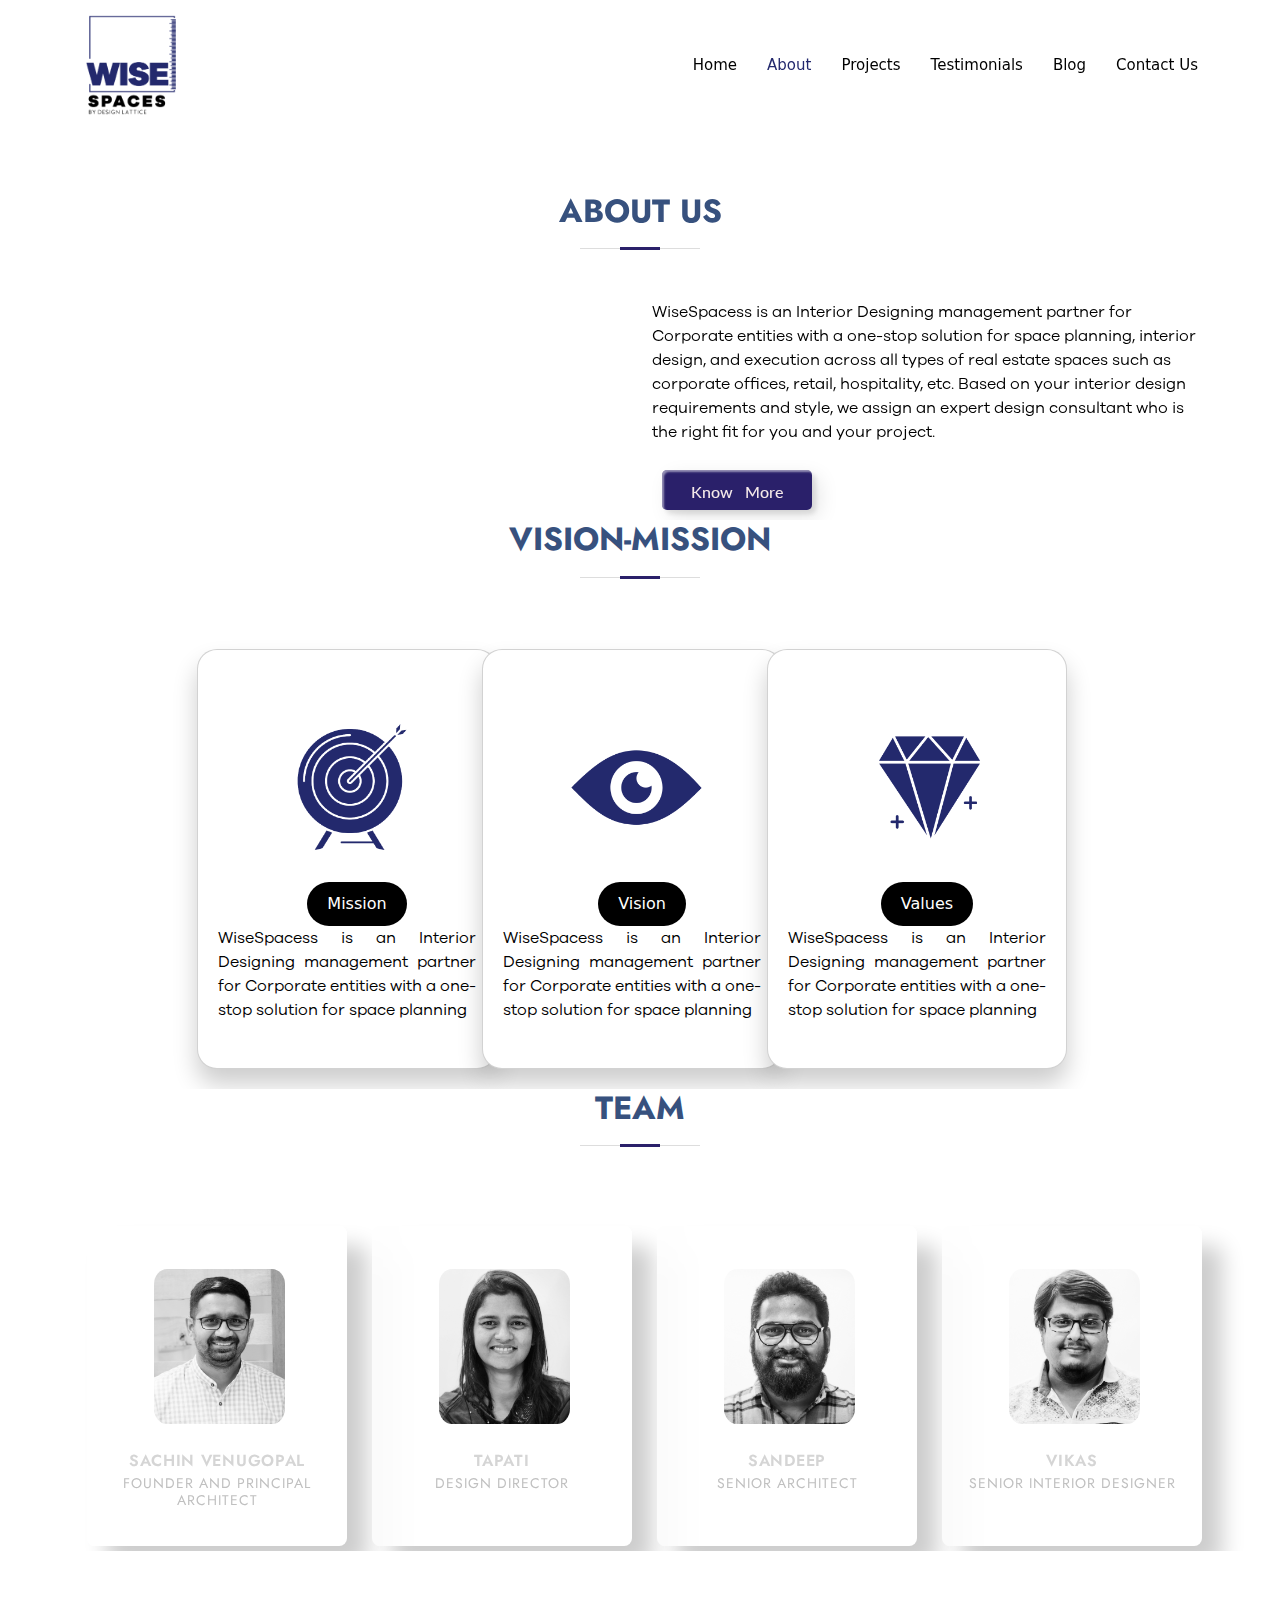
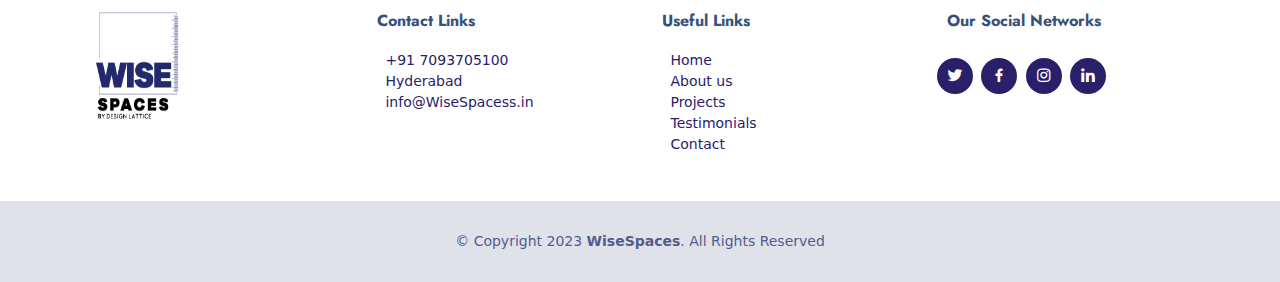
<file: about.html>
<!DOCTYPE html>
<html lang="en">
<head>
  <meta charset="utf-8">
  <meta content="width=device-width, initial-scale=1.0" name="viewport">
  <title>WiseSpaces - About</title>
  <meta content="" name="description">
  <meta content="" name="keywords">
  <!-- Favicons -->
  <link href="assets/img/favicon.png" rel="icon">
  <link href="assets/img/apple-touch-icon.png" rel="apple-touch-icon">
  <!-- Google Fonts -->
  <link href="https://fonts.googleapis.com/css?family=Open+Sans:300,300i,400,400i,600,600i,700,700i|Jost:300,300i,400,400i,500,500i,600,600i,700,700i|Poppins:300,300i,400,400i,500,500i,600,600i,700,700i" rel="stylesheet">
  <!-- Vendor CSS Files -->
  <link href="assets/vendor/aos/aos.css" rel="stylesheet">
  <link href="assets/vendor/bootstrap/css/bootstrap.min.css" rel="stylesheet">
  <link href="assets/vendor/bootstrap-icons/bootstrap-icons.css" rel="stylesheet">
  <link href="assets/vendor/boxicons/css/boxicons.min.css" rel="stylesheet">
  <link href="assets/vendor/glightbox/css/glightbox.min.css" rel="stylesheet">
  <link href="assets/vendor/remixicon/remixicon.css" rel="stylesheet">
  <link href="assets/vendor/swiper/swiper-bundle.min.css" rel="stylesheet">
  <!-- Template Main CSS File -->
  <link href="assets/css/style.css" rel="stylesheet">

  <link rel="stylesheet" href="assets/css/index.f6704e6f.css">

  <link href="https://fonts.cdnfonts.com/css/galano-grotesque-alt" rel="stylesheet">
 
  <link href="https://fonts.googleapis.com/css2?family=Lato&display=swap" rel="stylesheet">

 
 <style>
     @import url('https://fonts.cdnfonts.com/css/galano-grotesque-alt');

     .containerk {
    position: relative;
    width: 100%;
    padding: 20px;
    display: flex;
    justify-content: center;
    align-items: flex-start;
    flex-wrap: wrap;
}


  </style>

  <style type="text/css">
      @font-face {
        font-family: Roboto;
        src: url("chrome-extension://mcgbeeipkmelnpldkobichboakdfaeon/css/Roboto-Regular.ttf");
      }


    </style>

        <style>
    @font-face {
      font-family: Galano Grotesque;
      src: url("https://s3-us-west-2.amazonaws.com/s.cdpn.io/4273/biko-black.woff");
    }
    body {
      background: white;
      
    }
    header {
      width: 100%;
      margin: 0 auto;
      position: relative;
      
    }
    header video {
      width: 100%;
    }
    svg {
      width: 100%;
      position: absolute;
      top: 0;
      left: 0; // needed for FF, Safari, Edge
      height: 100%;
    }
    svg text {
      font-family: Biko, sans-serif;
      font-weight: 600;
      text-transform: uppercase;
      font-size: 38px;
    }
    svg rect {
      fill: white;
    }
    svg > rect {
      -webkit-mask: url(#mask);
      mask: url(#mask);
    }
    </style>



<style type="text/css">
  *{
    padding: 0;
    margin: 0;
    -webkit-box-sizing: border-box;
            box-sizing: border-box;
}
.bodyk{
    background: url(https://img.freepik.com/free-photo/rain-drops-glass-black-background_53876-106177.jpg) no-repeat center center fixed; 
    background-size: cover;
}

.kcard{
    height: 320px;
    width: 260px;
    background-color: rgba(255, 255, 255, 0.06);
    -webkit-backdrop-filter: blur(20px);
            backdrop-filter: blur(20px);
    position: relative;
     margin: 5px;
    left: 0;
    right: 0;
    top: 0;
    bottom: 0;
    border-radius: 8px;
    -webkit-box-shadow: 20px 20px 22px rgba(0,0,0,0.2);
            box-shadow: 20px 20px 22px rgba(0,0,0,0.2);
    font-family: 'Poppins',sans-serif;
}
.card-img{
    height: 180px;
    width: 180px;
    border-radius: 50%;
    position: absolute;
    margin: 30px auto 20px  auto;
    left: 0;
    right: 0;

}
.card-img img{
    height: 86%;
    border-radius: 10%;
    margin-left: 15%;
    margin-top: 7%;
}
h6{
    margin: 0;
}
.desc{
    width: 100%;
    text-align: center;
    position: absolute;
    top: 220px;
}
.primary-text{
    color: #d5d5d5;
    font-size: 16px;
    font-weight: 600;
    letter-spacing: 0.7px;
    margin: 5px 0;
}
.secondary-text{
    color: #c0c0c0;
    font-weight: 400;
    font-size: 14px;
    letter-spacing: 1px;
    margin: 5px 0;
}


</style>


<style type="text/css">
    @font-face{
      font-family: "GalanoGrotesqueBold";
      src: url("assets/fonts/GalanoGrotesqueBold.otf");
     }

     @font-face{
      font-family: "GalanoGrotesqueLight";
      src: url("assets/fonts/GalanoGrotesqueLight.otf");
     }

      @font-face{
      font-family: "GalanoGrotesqueRegular";
      src: url("assets/fonts/GalanoGrotesqueRegular.otf");
     }



</style>



</head>

<body>

  <!-- ======= Header ======= -->
  <header id="header" class="fixed-top container" >
     <div class="container d-flex align-items-center ">
      <!-- <h1 class="logo me-auto"><a href="index.html">Arsha</a></h1> -->
      <!-- Uncomment below if you prefer to use an image logo -->
       <a href="index.html" class="logo me-auto"><img src="assets/img/wisespaces_logo.png" alt=""  ></a>

      <nav id="navbar" class="navbar">
        <ul>
          <li><a class="nav-link" href="index.html" style="color:black;">Home</a></li>
          <li><a class="nav-link  active" href="about.html">About</a></li>
          <li><a class="nav-link" href="projects.html" style="color:black;">Projects</a></li>
          <li><a class="nav-link" href="testimonials.html" style="color:black;">Testimonials</a></li>
          <li><a class="nav-link" href="blog.html" style="color:black;">Blog</a></li>
          <li><a class="nav-link" href="contact.html" style="color:black;">Contact Us</a></li>
          
        </ul>
        <i class="bi bi-list mobile-nav-toggle"></i>
      </nav><!-- .navbar -->

    </div>
  </header><!-- End Header -->
 



  <main id="main" >
  <br>
  <br>
  <br>
  <br>
  <br>
  <br>
  <br>
  <br>
  

    <!-- ======= About Us Section ======= -->
    <section id="about" class="about" >
      <div class="container" data-aos="fade-up">

        <div class="section-title">
          <h2>About Us</h2>
        </div>

        <div class="row content">
          <div class="col-lg-6" >
            <header >
            <video autoplay playsinline muted loop preload poster="https://s3-us-west-2.amazonaws.com/s.cdpn.io/4273/oceanshot.jpg">
              <source src="https://play4deal.com/sampleid.mp4" />
            
            </video>
            <svg xmlns="http://www.w3.org/2000/svg" viewBox="0 0 285 180" preserveAspectRatio="xMidYMid slice">
              <defs>
              <mask id="mask" x="0" y="0" width="100%" height="100%" >
                <rect x="0" y="0" width="100%" height="100%" />
               <text x="2"  y="50">Wise Spaces</text>
               
                </mask>
            </defs>
           <rect x="0" y="0" width="100%" height="100%" />
            </svg>
          </header>
          <script>
          const video = document.querySelector("video");
          if (window.matchMedia("(prefers-reduced-motion)").matches) {
            video.removeAttribute("autoplay");
            video.pause();
          }

          </script>
          </div>
          <div class="col-lg-6 pt-4 pt-lg-0">
            <p style="color :black;font-family: 'GalanoGrotesqueRegular', Regular">
              WiseSpacess is an Interior Designing management partner for Corporate entities with a one-stop solution for space planning, interior design, and execution across all types of real estate spaces such as corporate offices, retail, hospitality, etc. Based on your interior design requirements and style, we assign an expert design consultant who is the right fit for you and your project.
            </p>
            <button class="custom-btn btn-16">Know &nbsp More</button>
          </div>
        </div>

      </div>
    </section><!-- End About Us Section -->

    <!-- ======= Projects Category Section ======= -->
    <section  id="projects"  class="projects">

            <div class="section-title">
               <h2>Vision-Mission</h2>
            </div>


           <div class="container " >

            <div class="row">

            <div class="col-sm-1 col-md-1 col-lg-1"></div>
                 <div class="col-sm-3 col-md-3 col-lg-3">

                         <div class="card"  >
                           
                             <div class="content"> 

                                 <img src="assets/img/mis.png" width="150" height="150" style="margin-left:10px;" />
                                
                                 <a href="#" style="margin-left:20px;">Mission</a><br>

                                 <p style="text-align:justify;color :black;font-family: 'GalanoGrotesqueRegular', Regular">WiseSpacess is an Interior Designing management partner for Corporate entities with a one-stop solution for space planning</p>
                             </div>
                         </div>
                 </div>



               <div class="col-sm-3 col-md-3 col-lg-3">
                   <div class="card"  >
                       
                       <div class="content">
                           <img src="assets/img/vision.png" width="150" height="150" style="margin-left:10px;" />

                           <a href="#" style="margin-left:20px;">Vision</a>

                           <p style="text-align:justify;color :black;font-family: 'GalanoGrotesqueRegular', Regular">WiseSpacess is an Interior Designing management partner for Corporate entities with a one-stop solution for space planning</p>
                       </div>
                   </div>
                 </div>

                 <div class="col-sm-3 col-md-3 col-lg-3">

                   <div class="card" >
                       
                       <div class="content">
                         
                          <img src="assets/img/values.png" width="150" height="150" style="margin-left:25px;" />
                          
                           <br>
                           <a href="#" style="margin-left:20px;">Values</a>

                           <p style="color :black;text-align:justify;font-family: 'GalanoGrotesqueRegular', Regular">WiseSpacess is an Interior Designing management partner for Corporate entities with a one-stop solution for space planning</p>
                       </div>
                   </div>
                </div>
 
               <div class="col-sm-1 col-md-1 col-lg-1"></div>

            </div>
    
      </section>
      <!-- Projects Category Section -->


  <div class="section-title">
               <h2>Team</h2>
            </div>


    <!-- ======= Team  Section ======= -->
    <section  id="team"  class="team bodyk">

            

               <br>
           <div class="container" >

        <div class="row">
                 <div class="col-sm-3 col-md-3 col-lg-3"  >
                   <div class="kcard">
                          <div class="card-img">
                              <img src="assets/img/team/sachin.jpg">
                          </div>
                          <div class="desc">
                              <h6 class="primary-text">SACHIN VENUGOPAL</h6>
                              <h6 class="secondary-text">FOUNDER AND PRINCIPAL ARCHITECT</h6>
                          </div>  
                  </div>
                   
                 </div>
                 <div class="col-sm-3 col-md-3 col-lg-3"  >
                      <div class="kcard">
                              <div class="card-img">
                                  <img src="assets/img/team/tapati.jpg">
                              </div>
                              <div class="desc">
                                  <h6 class="primary-text">TAPATI</h6>
                                  <h6 class="secondary-text">DESIGN DIRECTOR</h6>
                              </div>  
                      </div>
                     
                 </div>
               
                 <div class="col-sm-3 col-md-3 col-lg-3"  >
                      <div class="kcard">
                              <div class="card-img">
                                  <img src="assets/img/team/sandeep.jpg">
                              </div>
                              <div class="desc">
                                  <h6 class="primary-text">SANDEEP</h6>
                                  <h6 class="secondary-text">SENIOR ARCHITECT</h6>
                              </div>  
                      </div>
                     
                 </div>

                   <div class="col-sm-3 col-md-3 col-lg-3"  >
                      <div class="kcard">
                              <div class="card-img">
                                  <img src="assets/img/team/vikas.jpg">
                              </div>
                              <div class="desc">
                                  <h6 class="primary-text">VIKAS</h6>
                                  <h6 class="secondary-text">SENIOR INTERIOR DESIGNER</h6>
                              </div>  
                      </div>
                     
                 </div>

          </div>
            </div>
    
      </section>
      <!-- Team  Section -->




  </main><!-- End #main -->

 <!-- ======= Footer ======= -->
  <footer id="footer">

    <div class="footer-top">
      <div class="container">
       
        
        <div class="row">

          <div class="col-lg-3 col-md-3 ">
            <a href="index.html" class="logo me-auto"><img src="assets/img/logo.png" alt="" width="300" height="200" style="margin-left: -95px;margin-top: -45px;" ></a>
          
          </div>


           <div class="col-lg-3 col-md-3 ">
            <h4>Contact Links</h4>
            <ul style="padding-left:0px;">
              <li><i class="bx bx-chevron-right"></i> <a href="index.html">+91 7093705100</a></li>
              <li><i class="bx bx-chevron-right"></i> <a href="about.html">Hyderabad</a></li>
              <li><i class="bx bx-chevron-right"></i> <a href="projects.html">info@WiseSpacess.in</a></li>
              
            </ul>
          </div>


          <div class="col-lg-3 col-md-3 ">
            <h4>Useful Links</h4>
            <ul style="padding-left:0px;">
              <li><i class="bx bx-chevron-right"></i> <a href="index.html">Home</a></li>
              <li><i class="bx bx-chevron-right"></i> <a href="about.html">About us</a></li>
              <li><i class="bx bx-chevron-right"></i> <a href="projects.html">Projects</a></li>
              <li><i class="bx bx-chevron-right"></i> <a href="testimonials.html">Testimonials</a></li>
              <li><i class="bx bx-chevron-right"></i> <a href="contact.html">Contact</a></li>
            </ul>
          </div>


          <div class="col-lg-3 col-md-3 ">
            <h4>Our Social Networks</h4>

            <div class="social-links mt-3">
              <a href="#" class="twitter"><i class="bx bxl-twitter"></i></a>
              <a href="#" class="facebook"><i class="bx bxl-facebook"></i></a>
              <a href="#" class="instagram"><i class="bx bxl-instagram"></i></a>
              <a href="#" class="linkedin"><i class="bx bxl-linkedin"></i></a>
            </div>
          </div>
         
         </div>
        
      </div>
    </div>

    <div class="footer-bottom clearfix">
      
      
      
        &copy; Copyright 2023 <strong><span>WiseSpaces</span></strong>. All Rights Reserved
      
      
    </div>
  </footer><!-- End Footer -->

  <div id="preloader"></div>
  <a href="#" class="back-to-top d-flex align-items-center justify-content-center"><i class="bi bi-arrow-up-short"></i></a>

  <!-- Vendor JS Files -->
  <script src="assets/vendor/aos/aos.js"></script>
  <script src="assets/vendor/bootstrap/js/bootstrap.bundle.min.js"></script>
  <script src="assets/vendor/glightbox/js/glightbox.min.js"></script>
  <script src="assets/vendor/isotope-layout/isotope.pkgd.min.js"></script>
  <script src="assets/vendor/swiper/swiper-bundle.min.js"></script>
  <script src="assets/vendor/waypoints/noframework.waypoints.js"></script>
  <script src="assets/vendor/php-email-form/validate.js"></script>

  <!-- Template Main JS File -->
  <script src="assets/js/main.js"></script>

  

    <script>
      const video = document.querySelector("video");
        if (window.matchMedia('(prefers-reduced-motion)').matches) {
          video.removeAttribute("autoplay");
          video.pause();
        }
    </script>



    

</body>

</html>
</file>
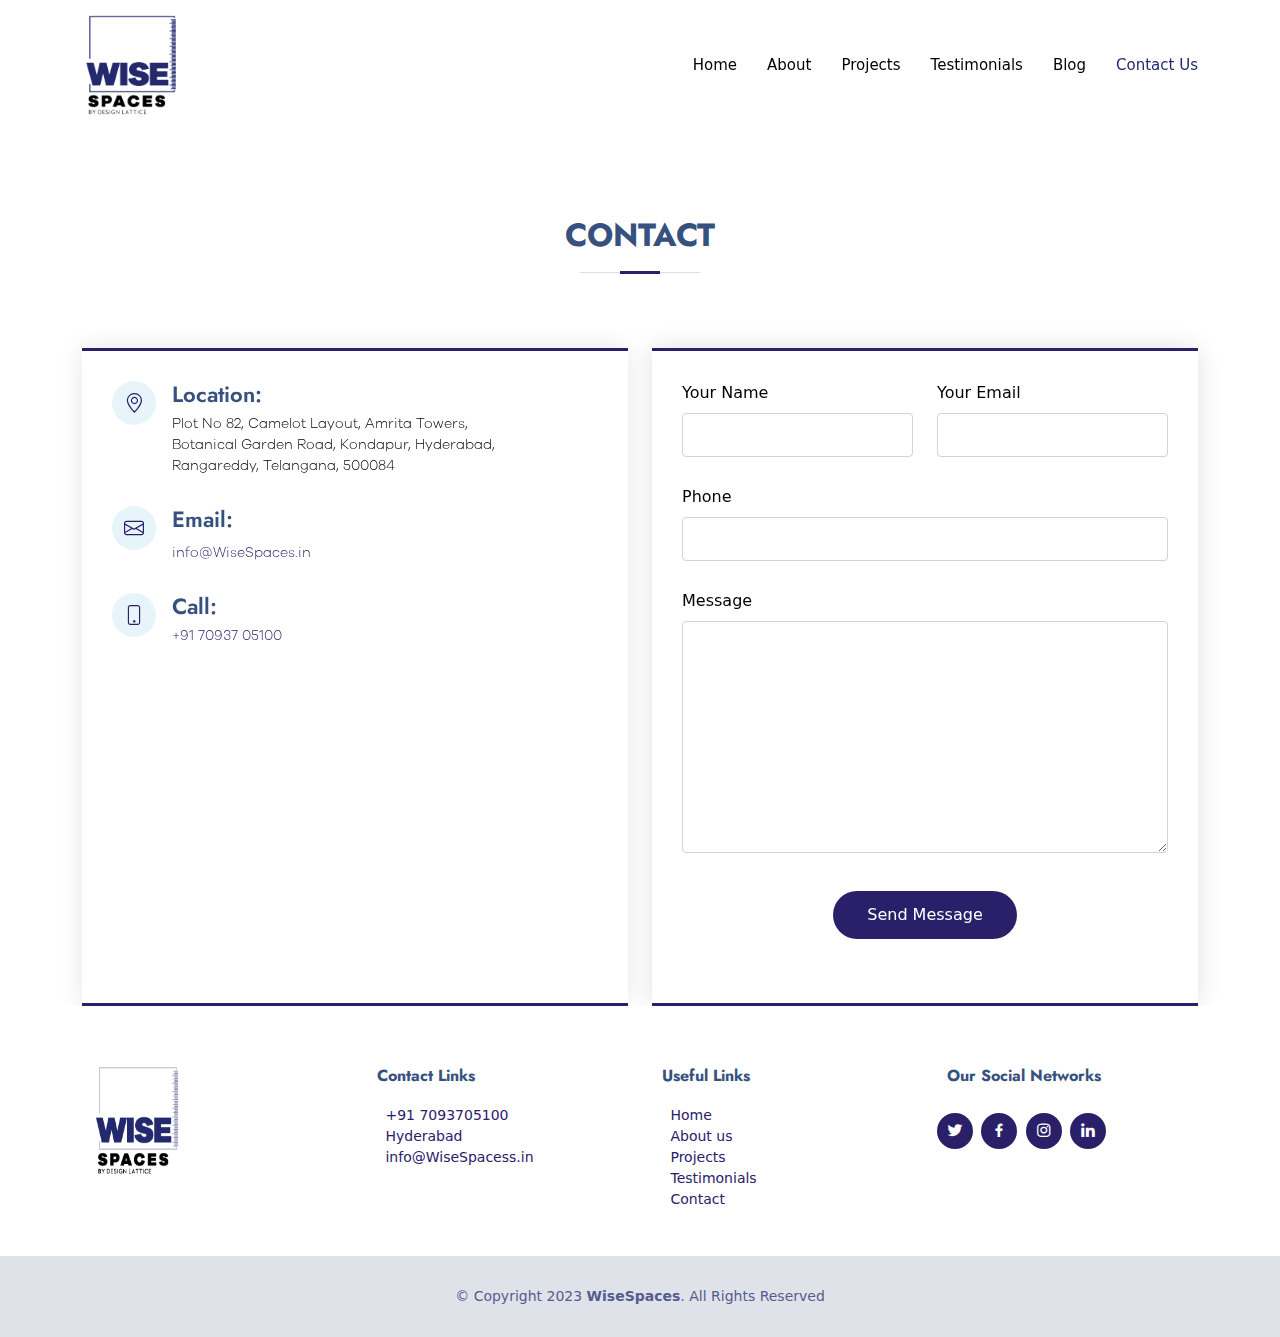
<file: contact.html>
<!DOCTYPE html>
<html lang="en">
<head>
  <meta charset="utf-8">
  <meta content="width=device-width, initial-scale=1.0" name="viewport">
  <title>WiseSpaces - Contact</title>
  <meta content="" name="description">
  <meta content="" name="keywords">
  <!-- Favicons -->
  <link href="assets/img/favicon.png" rel="icon">
  <link href="assets/img/apple-touch-icon.png" rel="apple-touch-icon">
  <!-- Google Fonts -->
  <link href="https://fonts.googleapis.com/css?family=Open+Sans:300,300i,400,400i,600,600i,700,700i|Jost:300,300i,400,400i,500,500i,600,600i,700,700i|Poppins:300,300i,400,400i,500,500i,600,600i,700,700i" rel="stylesheet">
  <!-- Vendor CSS Files -->
  <link href="assets/vendor/aos/aos.css" rel="stylesheet">
  <link href="assets/vendor/bootstrap/css/bootstrap.min.css" rel="stylesheet">
  <link href="assets/vendor/bootstrap-icons/bootstrap-icons.css" rel="stylesheet">
  <link href="assets/vendor/boxicons/css/boxicons.min.css" rel="stylesheet">
  <link href="assets/vendor/glightbox/css/glightbox.min.css" rel="stylesheet">
  <link href="assets/vendor/remixicon/remixicon.css" rel="stylesheet">
  <link href="assets/vendor/swiper/swiper-bundle.min.css" rel="stylesheet">
  <!-- Template Main CSS File -->
  <link href="assets/css/style.css" rel="stylesheet">

  <link rel="stylesheet" href="assets/css/index.f6704e6f.css">

  <link href="https://fonts.cdnfonts.com/css/galano-grotesque-alt" rel="stylesheet">
 
  <link href="https://fonts.googleapis.com/css2?family=Lato&display=swap" rel="stylesheet">

 <style type="text/css">
    @font-face{
      font-family: "GalanoGrotesqueBold";
      src: url("assets/fonts/GalanoGrotesqueBold.otf");
     }

     @font-face{
      font-family: "GalanoGrotesqueLight";
      src: url("assets/fonts/GalanoGrotesqueLight.otf");
     }

      @font-face{
      font-family: "GalanoGrotesqueRegular";
      src: url("assets/fonts/GalanoGrotesqueRegular.otf");
     }



</style>


  <style type="text/css">
      @font-face {
        font-family: Roboto;
        src: url("chrome-extension://mcgbeeipkmelnpldkobichboakdfaeon/css/Roboto-Regular.ttf");
      }

      .containerk {
          position: relative;
          width: 100%;
          padding: 20px;
          display: flex;
          justify-content: center;
          align-items: flex-start;
          flex-wrap: wrap;
      }



    </style>

        <style>
    @font-face {
      font-family: Galano Grotesque;
      src: url("https://s3-us-west-2.amazonaws.com/s.cdpn.io/4273/biko-black.woff");
    }
    body {
      background: white;
      
    }
    
    </style>







</head>

<body>

  <!-- ======= Header ======= -->
  <header id="header" class="fixed-top " >
     <div class="container d-flex align-items-center ">
      <!-- <h1 class="logo me-auto"><a href="index.html">Arsha</a></h1> -->
      <!-- Uncomment below if you prefer to use an image logo -->
      <a href="index.html" class="logo me-auto"><img src="assets/img/wisespaces_logo.png" alt=""  ></a>

      <nav id="navbar" class="navbar">
        <ul>
          <li><a class="nav-link" href="index.html" style="color:black;">Home</a></li>
          <li><a class="nav-link" href="about.html" style="color:black;">About</a></li>
          <li><a class="nav-link" href="projects.html" style="color:black;">Projects</a></li>
          <li><a class="nav-link" href="testimonials.html" style="color:black;">Testimonials</a></li>
          <li><a class="nav-link" href="blog.html" style="color:black;">Blog</a></li>
          <li><a class="nav-link active" href="contact.html" >Contact Us</a></li>
          
        </ul>
        <i class="bi bi-list mobile-nav-toggle"></i>
      </nav><!-- .navbar -->

    </div>
  </header><!-- End Header -->
 



  <main id="main" >
  <br>
  <br>
  <br>
  <br>
  <br>
  <br>
  <br>
  <br>
  

    

    <!-- ======= Contact Section ======= -->
    <section id="contact" class="contact">
      <br>
      <div class="section-title">
          <h2>Contact</h2>
          
        </div>
      <div class="container" data-aos="fade-up">

            <br>  
        <div class="row">

          <div class="col-lg-6 d-flex align-items-stretch">
            <div class="info">
              <div class="address">
                <i class="bi bi-geo-alt"></i>
                <h4>Location:</h4>
                <p style="color :black;font-family: 'GalanoGrotesqueLight', Light">Plot No 82, Camelot Layout, Amrita Towers, <br>Botanical Garden Road, Kondapur, Hyderabad, <br>Rangareddy, Telangana, 500084</p>
              </div>

              <div class="email">
                <i class="bi bi-envelope"></i>
                <h4>Email:</h4>
                <p style="color :black;font-family: 'GalanoGrotesqueLight', Light"><a href="mailto:info@WiseSpacess.in">info@WiseSpaces.in</a></p>
              </div>

              <div class="phone">
                <i class="bi bi-phone"></i>
                <h4>Call:</h4>
                <p style="color :black;font-family: 'GalanoGrotesqueLight', Light"><a href="tel:+917093705100">+91 70937 05100</a></p>
              </div>

              <iframe src="https://www.google.com/maps/embed?pb=!1m14!1m8!1m3!1d12097.433213460943!2d-74.0062269!3d40.7101282!3m2!1i1024!2i768!4f13.1!3m3!1m2!1s0x0%3A0xb89d1fe6bc499443!2sDowntown+Conference+Center!5e0!3m2!1smk!2sbg!4v1539943755621" frameborder="0" style="border:0; width: 100%; height: 290px;" allowfullscreen></iframe>
            </div>

          </div>

          
          <div class="col-lg-6 mt-5 mt-lg-0 d-flex align-items-stretch">
            <form action="forms/contact.php" method="post" role="form" class="php-email-form">
              <div class="row">
                <div class="form-group col-md-6">
                  <label for="name" style="color:black;">Your Name</label>
                  <input type="text" name="name" class="form-control" id="name" required>
                </div>
                <div class="form-group col-md-6">
                  <label for="name" style="color:black;">Your Email</label>
                  <input type="email" class="form-control" name="email" id="email" required>
                </div>
              </div>
              <div class="form-group">
                <label for="name" style="color:black;">Phone</label>
                <input type="text" class="form-control" name="phone" id="phone" required>
              </div>
              <div class="form-group">
                <label for="name" style="color:black;" >Message</label>
                <textarea class="form-control" name="message" rows="10" required></textarea>
              </div>
              <div class="my-3">
                <div class="loading">Loading</div>
                <div class="error-message"></div>
                <div class="sent-message">Your message has been sent. Thank you!</div>
              </div>
              <div class="text-center"><button type="submit">Send Message</button></div>
            </form>
          </div>

        </div>

      </div>
    </section><!-- End Contact Section -->
   








  </main><!-- End #main -->

  <!-- ======= Footer ======= -->
  <footer id="footer">

    <div class="footer-top">
      <div class="container">
       
        
        <div class="row">

          <div class="col-lg-3 col-md-3 ">
            <a href="index.html" class="logo me-auto"><img src="assets/img/logo.png" alt="" width="300" height="200" style="margin-left: -95px;margin-top: -45px;" ></a>
          
          </div>


           <div class="col-lg-3 col-md-3 ">
            <h4>Contact Links</h4>
            <ul style="padding-left:0px;">
              <li><i class="bx bx-chevron-right"></i> <a href="index.html">+91 7093705100</a></li>
              <li><i class="bx bx-chevron-right"></i> <a href="about.html">Hyderabad</a></li>
              <li><i class="bx bx-chevron-right"></i> <a href="projects.html">info@WiseSpacess.in</a></li>
              
            </ul>
          </div>


          <div class="col-lg-3 col-md-3 ">
            <h4>Useful Links</h4>
            <ul style="padding-left:0px;">
              <li><i class="bx bx-chevron-right"></i> <a href="index.html">Home</a></li>
              <li><i class="bx bx-chevron-right"></i> <a href="about.html">About us</a></li>
              <li><i class="bx bx-chevron-right"></i> <a href="projects.html">Projects</a></li>
              <li><i class="bx bx-chevron-right"></i> <a href="testimonials.html">Testimonials</a></li>
              <li><i class="bx bx-chevron-right"></i> <a href="contact.html">Contact</a></li>
            </ul>
          </div>


          <div class="col-lg-3 col-md-3 ">
            <h4>Our Social Networks</h4>

            <div class="social-links mt-3">
              <a href="#" class="twitter"><i class="bx bxl-twitter"></i></a>
              <a href="#" class="facebook"><i class="bx bxl-facebook"></i></a>
              <a href="#" class="instagram"><i class="bx bxl-instagram"></i></a>
              <a href="#" class="linkedin"><i class="bx bxl-linkedin"></i></a>
            </div>
          </div>
         
         </div>
        
      </div>
    </div>

    <div class="container footer-bottom clearfix">
     
        &copy; Copyright 2023 <strong><span>WiseSpaces</span></strong>. All Rights Reserved
      
      
    </div>
  </footer><!-- End Footer -->

  <div id="preloader"></div>
  <a href="#" class="back-to-top d-flex align-items-center justify-content-center"><i class="bi bi-arrow-up-short"></i></a>

  <!-- Vendor JS Files -->
  <script src="assets/vendor/aos/aos.js"></script>
  <script src="assets/vendor/bootstrap/js/bootstrap.bundle.min.js"></script>
  <script src="assets/vendor/glightbox/js/glightbox.min.js"></script>
  <script src="assets/vendor/isotope-layout/isotope.pkgd.min.js"></script>
  <script src="assets/vendor/swiper/swiper-bundle.min.js"></script>
  <script src="assets/vendor/waypoints/noframework.waypoints.js"></script>
  <script src="assets/vendor/php-email-form/validate.js"></script>

  <!-- Template Main JS File -->
  <script src="assets/js/main.js"></script>

  




    

</body>

</html>
</file>
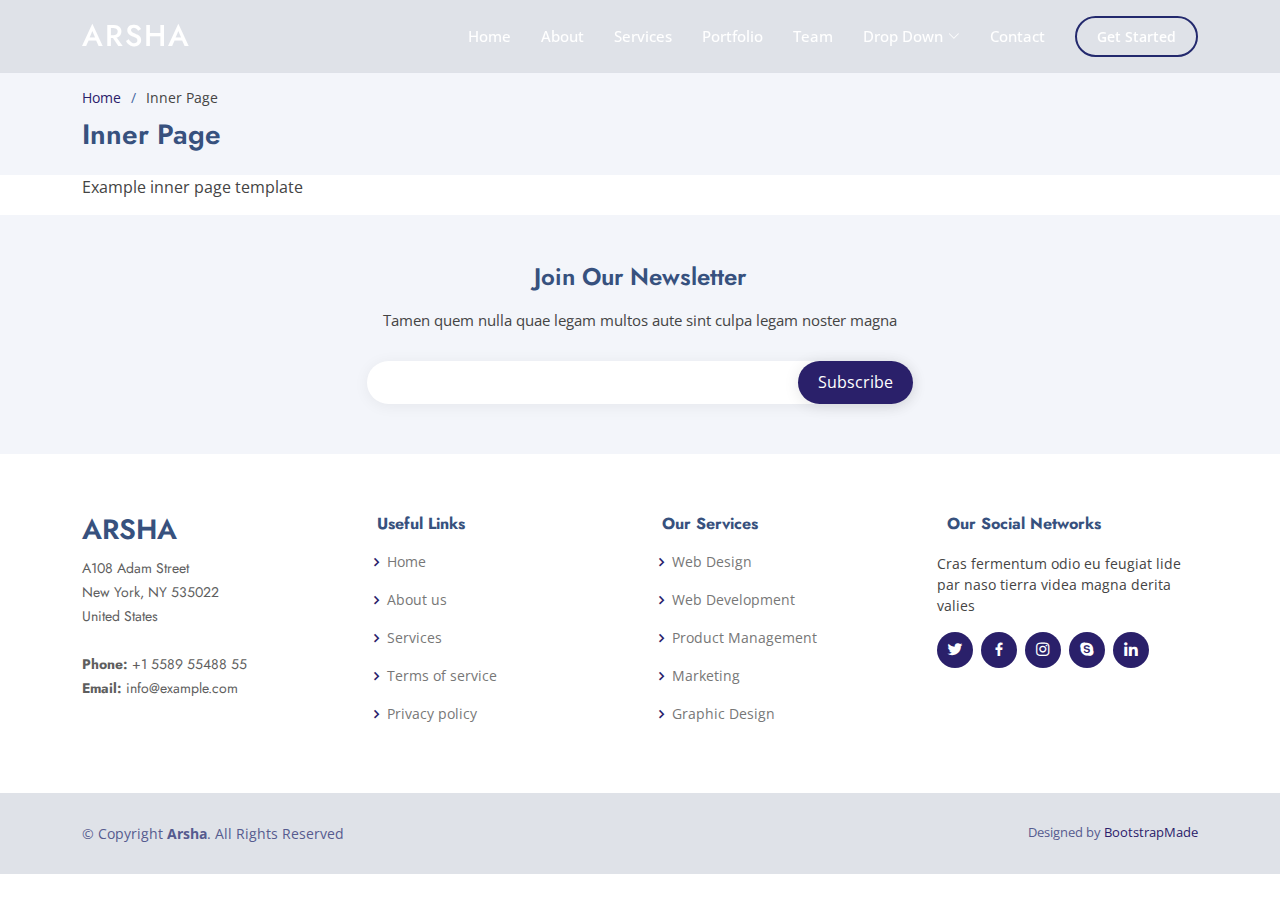
<file: inner-page.html>
<!DOCTYPE html>
<html lang="en">

<head>
  <meta charset="utf-8">
  <meta content="width=device-width, initial-scale=1.0" name="viewport">

  <title>Inner Page - Arsha Bootstrap Template</title>
  <meta content="" name="description">
  <meta content="" name="keywords">

  <!-- Favicons -->
  <link href="assets/img/favicon.png" rel="icon">
  <link href="assets/img/apple-touch-icon.png" rel="apple-touch-icon">

  <!-- Google Fonts -->
  <link href="https://fonts.googleapis.com/css?family=Open+Sans:300,300i,400,400i,600,600i,700,700i|Jost:300,300i,400,400i,500,500i,600,600i,700,700i|Poppins:300,300i,400,400i,500,500i,600,600i,700,700i" rel="stylesheet">

  <!-- Vendor CSS Files -->
  <link href="assets/vendor/aos/aos.css" rel="stylesheet">
  <link href="assets/vendor/bootstrap/css/bootstrap.min.css" rel="stylesheet">
  <link href="assets/vendor/bootstrap-icons/bootstrap-icons.css" rel="stylesheet">
  <link href="assets/vendor/boxicons/css/boxicons.min.css" rel="stylesheet">
  <link href="assets/vendor/glightbox/css/glightbox.min.css" rel="stylesheet">
  <link href="assets/vendor/remixicon/remixicon.css" rel="stylesheet">
  <link href="assets/vendor/swiper/swiper-bundle.min.css" rel="stylesheet">

  <!-- Template Main CSS File -->
  <link href="assets/css/style.css" rel="stylesheet">

  <!-- =======================================================
  * Template Name: Arsha
  * Updated: Mar 10 2023 with Bootstrap v5.2.3
  * Template URL: https://bootstrapmade.com/arsha-free-bootstrap-html-template-corporate/
  * Author: BootstrapMade.com
  * License: https://bootstrapmade.com/license/
  ======================================================== -->
</head>

<body>

  <!-- ======= Header ======= -->
  <header id="header" class="fixed-top header-inner-pages">
    <div class="container d-flex align-items-center">

      <h1 class="logo me-auto"><a href="index.html">Arsha</a></h1>
      <!-- Uncomment below if you prefer to use an image logo -->
      <!-- <a href="index.html" class="logo me-auto"><img src="assets/img/logo.png" alt="" class="img-fluid"></a>-->

      <nav id="navbar" class="navbar">
        <ul>
          <li><a class="nav-link scrollto " href="#hero">Home</a></li>
          <li><a class="nav-link scrollto" href="#about">About</a></li>
          <li><a class="nav-link scrollto" href="#services">Services</a></li>
          <li><a class="nav-link   scrollto" href="#portfolio">Portfolio</a></li>
          <li><a class="nav-link scrollto" href="#team">Team</a></li>
          <li class="dropdown"><a href="#"><span>Drop Down</span> <i class="bi bi-chevron-down"></i></a>
            <ul>
              <li><a href="#">Drop Down 1</a></li>
              <li class="dropdown"><a href="#"><span>Deep Drop Down</span> <i class="bi bi-chevron-right"></i></a>
                <ul>
                  <li><a href="#">Deep Drop Down 1</a></li>
                  <li><a href="#">Deep Drop Down 2</a></li>
                  <li><a href="#">Deep Drop Down 3</a></li>
                  <li><a href="#">Deep Drop Down 4</a></li>
                  <li><a href="#">Deep Drop Down 5</a></li>
                </ul>
              </li>
              <li><a href="#">Drop Down 2</a></li>
              <li><a href="#">Drop Down 3</a></li>
              <li><a href="#">Drop Down 4</a></li>
            </ul>
          </li>
          <li><a class="nav-link scrollto" href="#contact">Contact</a></li>
          <li><a class="getstarted scrollto" href="#about">Get Started</a></li>
        </ul>
        <i class="bi bi-list mobile-nav-toggle"></i>
      </nav><!-- .navbar -->

    </div>
  </header><!-- End Header -->

  <main id="main">

    <!-- ======= Breadcrumbs ======= -->
    <section id="breadcrumbs" class="breadcrumbs">
      <div class="container">

        <ol>
          <li><a href="index.html">Home</a></li>
          <li>Inner Page</li>
        </ol>
        <h2>Inner Page</h2>

      </div>
    </section><!-- End Breadcrumbs -->

    <section class="inner-page">
      <div class="container">
        <p>
          Example inner page template
        </p>
      </div>
    </section>

  </main><!-- End #main -->

  <!-- ======= Footer ======= -->
  <footer id="footer">

    <div class="footer-newsletter">
      <div class="container">
        <div class="row justify-content-center">
          <div class="col-lg-6">
            <h4>Join Our Newsletter</h4>
            <p>Tamen quem nulla quae legam multos aute sint culpa legam noster magna</p>
            <form action="" method="post">
              <input type="email" name="email"><input type="submit" value="Subscribe">
            </form>
          </div>
        </div>
      </div>
    </div>

    <div class="footer-top">
      <div class="container">
        <div class="row">

          <div class="col-lg-3 col-md-6 footer-contact">
            <h3>Arsha</h3>
            <p>
              A108 Adam Street <br>
              New York, NY 535022<br>
              United States <br><br>
              <strong>Phone:</strong> +1 5589 55488 55<br>
              <strong>Email:</strong> info@example.com<br>
            </p>
          </div>

          <div class="col-lg-3 col-md-6 footer-links">
            <h4>Useful Links</h4>
            <ul>
              <li><i class="bx bx-chevron-right"></i> <a href="#">Home</a></li>
              <li><i class="bx bx-chevron-right"></i> <a href="#">About us</a></li>
              <li><i class="bx bx-chevron-right"></i> <a href="#">Services</a></li>
              <li><i class="bx bx-chevron-right"></i> <a href="#">Terms of service</a></li>
              <li><i class="bx bx-chevron-right"></i> <a href="#">Privacy policy</a></li>
            </ul>
          </div>

          <div class="col-lg-3 col-md-6 footer-links">
            <h4>Our Services</h4>
            <ul>
              <li><i class="bx bx-chevron-right"></i> <a href="#">Web Design</a></li>
              <li><i class="bx bx-chevron-right"></i> <a href="#">Web Development</a></li>
              <li><i class="bx bx-chevron-right"></i> <a href="#">Product Management</a></li>
              <li><i class="bx bx-chevron-right"></i> <a href="#">Marketing</a></li>
              <li><i class="bx bx-chevron-right"></i> <a href="#">Graphic Design</a></li>
            </ul>
          </div>

          <div class="col-lg-3 col-md-6 footer-links">
            <h4>Our Social Networks</h4>
            <p>Cras fermentum odio eu feugiat lide par naso tierra videa magna derita valies</p>
            <div class="social-links mt-3">
              <a href="#" class="twitter"><i class="bx bxl-twitter"></i></a>
              <a href="#" class="facebook"><i class="bx bxl-facebook"></i></a>
              <a href="#" class="instagram"><i class="bx bxl-instagram"></i></a>
              <a href="#" class="google-plus"><i class="bx bxl-skype"></i></a>
              <a href="#" class="linkedin"><i class="bx bxl-linkedin"></i></a>
            </div>
          </div>

        </div>
      </div>
    </div>

    <div class="container footer-bottom clearfix">
      <div class="copyright">
        &copy; Copyright <strong><span>Arsha</span></strong>. All Rights Reserved
      </div>
      <div class="credits">
        <!-- All the links in the footer should remain intact. -->
        <!-- You can delete the links only if you purchased the pro version. -->
        <!-- Licensing information: https://bootstrapmade.com/license/ -->
        <!-- Purchase the pro version with working PHP/AJAX contact form: https://bootstrapmade.com/arsha-free-bootstrap-html-template-corporate/ -->
        Designed by <a href="https://bootstrapmade.com/">BootstrapMade</a>
      </div>
    </div>
  </footer><!-- End Footer -->

  <div id="preloader"></div>
  <a href="#" class="back-to-top d-flex align-items-center justify-content-center"><i class="bi bi-arrow-up-short"></i></a>

  <!-- Vendor JS Files -->
  <script src="assets/vendor/aos/aos.js"></script>
  <script src="assets/vendor/bootstrap/js/bootstrap.bundle.min.js"></script>
  <script src="assets/vendor/glightbox/js/glightbox.min.js"></script>
  <script src="assets/vendor/isotope-layout/isotope.pkgd.min.js"></script>
  <script src="assets/vendor/swiper/swiper-bundle.min.js"></script>
  <script src="assets/vendor/waypoints/noframework.waypoints.js"></script>
  <script src="assets/vendor/php-email-form/validate.js"></script>

  <!-- Template Main JS File -->
  <script src="assets/js/main.js"></script>

</body>

</html>
</file>
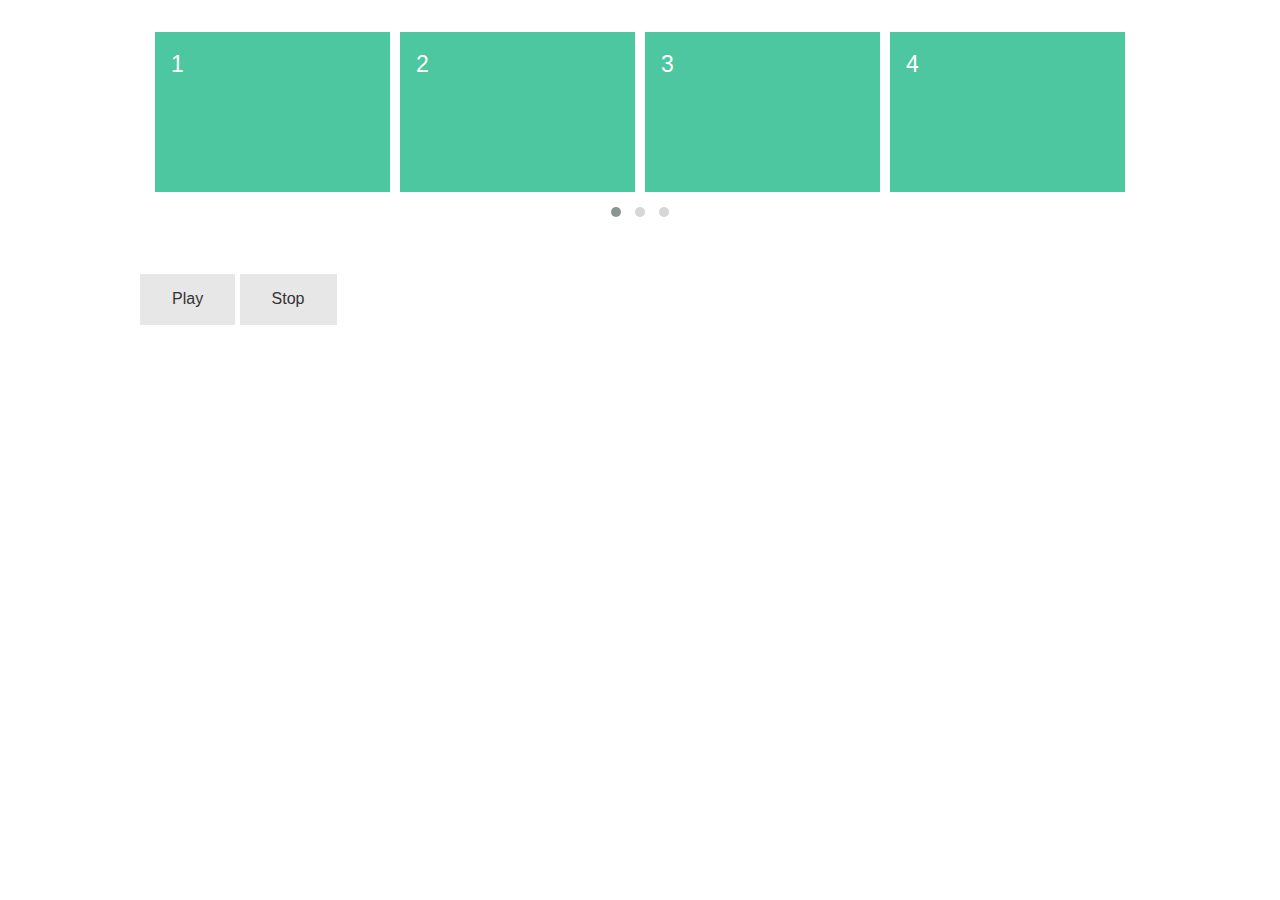
<file: owlsliders.html>
<!DOCTYPE html>
<html lang="en">
<head>
  <title>OwlSlider</title>
  <meta charset="utf-8">
  <meta name="viewport" content="width=device-width, initial-scale=1">
  
      <!-- Owl Stylesheets -->
     <link rel="stylesheet" href="assets/css/docs.theme.min.css">

    <!-- Owl Stylesheets -->
    <link rel="stylesheet" href="assets/css/owl.carousel.min.css">
    <link rel="stylesheet" href="assets/css/owl.theme.default.min.css">

     <script src="assets/js/jquery.min.js"></script>
    <script src="assets/js/owl.carousel.js"></script>


</head>
<body>

<section id="demos">
      <div class="row">
        <div class="large-12 columns">
          <div class="owl-carousel owl-theme">
               <div class="item">
              <h4>1</h4>
            </div>
            <div class="item">
              <h4>2</h4>
            </div>
            <div class="item">
              <h4>3</h4>
            </div>
            <div class="item">
              <h4>4</h4>
            </div>
            <div class="item">
              <h4>5</h4>
            </div>
            <div class="item">
              <h4>6</h4>
            </div>
            <div class="item">
              <h4>7</h4>
            </div>
            <div class="item">
              <h4>8</h4>
            </div>
            <div class="item">
              <h4>9</h4>
            </div>
            <div class="item">
              <h4>10</h4>
            </div>
            <div class="item">
              <h4>11</h4>
            </div>
            <div class="item">
              <h4>12</h4>
            </div>
          </div>
            
          </div>
          <a class="button secondary play">Play</a> 
          <a class="button secondary stop">Stop</a> 
         
         
        
          <script>
            $(document).ready(function() {
              var owl = $('.owl-carousel');
              owl.owlCarousel({
                items: 4,
                loop: true,
                margin: 10,
                autoplay: true,
                autoplayTimeout: 1000,
                autoplayHoverPause: true
              });
              $('.play').on('click', function() {
                owl.trigger('play.owl.autoplay', [1000])
              })
              $('.stop').on('click', function() {
                owl.trigger('stop.owl.autoplay')
              })
            })
          </script>
        </div>
      </div>
    </section>

</body>
</html>
</file>
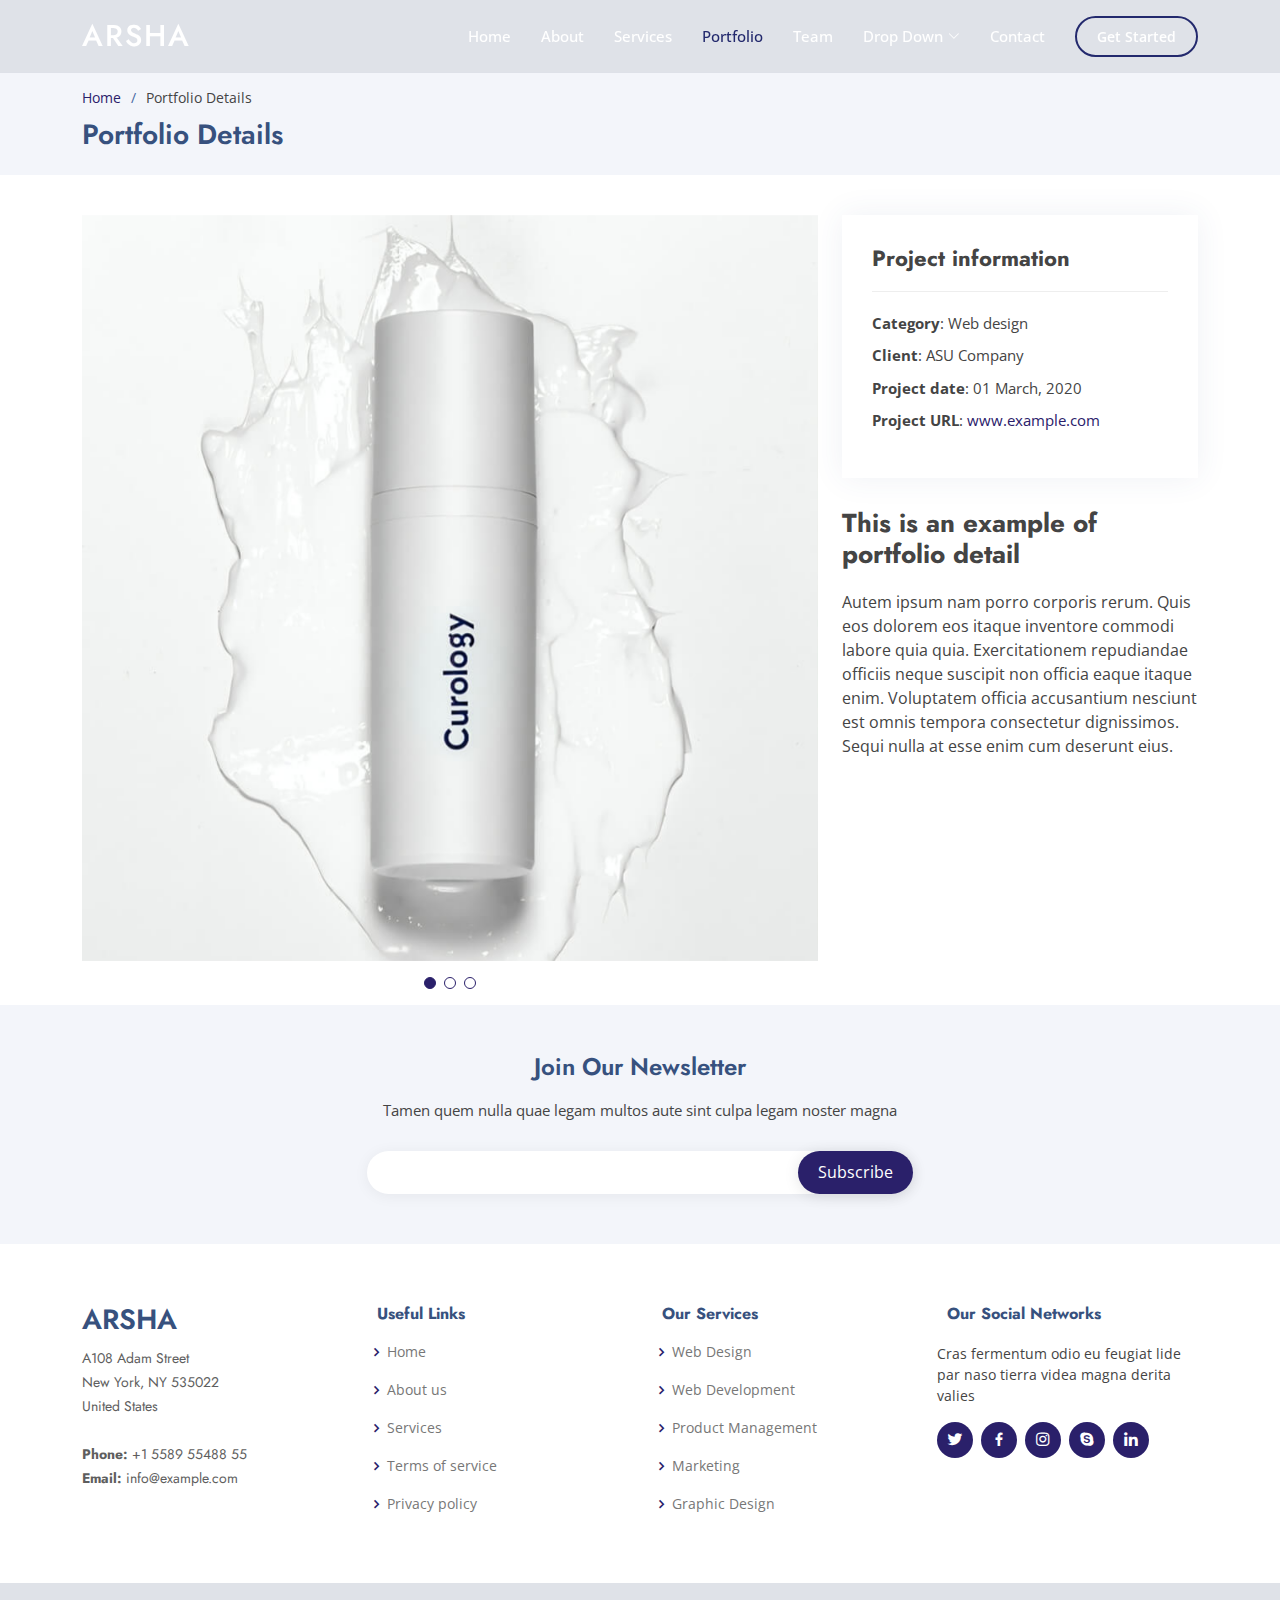
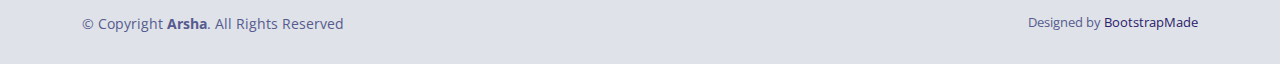
<file: portfolio-details.html>
<!DOCTYPE html>
<html lang="en">

<head>
  <meta charset="utf-8">
  <meta content="width=device-width, initial-scale=1.0" name="viewport">

  <title>Portfolio Details - Arsha Bootstrap Template</title>
  <meta content="" name="description">
  <meta content="" name="keywords">

  <!-- Favicons -->
  <link href="assets/img/favicon.png" rel="icon">
  <link href="assets/img/apple-touch-icon.png" rel="apple-touch-icon">

  <!-- Google Fonts -->
  <link href="https://fonts.googleapis.com/css?family=Open+Sans:300,300i,400,400i,600,600i,700,700i|Jost:300,300i,400,400i,500,500i,600,600i,700,700i|Poppins:300,300i,400,400i,500,500i,600,600i,700,700i" rel="stylesheet">

  <!-- Vendor CSS Files -->
  <link href="assets/vendor/aos/aos.css" rel="stylesheet">
  <link href="assets/vendor/bootstrap/css/bootstrap.min.css" rel="stylesheet">
  <link href="assets/vendor/bootstrap-icons/bootstrap-icons.css" rel="stylesheet">
  <link href="assets/vendor/boxicons/css/boxicons.min.css" rel="stylesheet">
  <link href="assets/vendor/glightbox/css/glightbox.min.css" rel="stylesheet">
  <link href="assets/vendor/remixicon/remixicon.css" rel="stylesheet">
  <link href="assets/vendor/swiper/swiper-bundle.min.css" rel="stylesheet">

  <!-- Template Main CSS File -->
  <link href="assets/css/style.css" rel="stylesheet">

  <!-- =======================================================
  * Template Name: Arsha
  * Updated: Mar 10 2023 with Bootstrap v5.2.3
  * Template URL: https://bootstrapmade.com/arsha-free-bootstrap-html-template-corporate/
  * Author: BootstrapMade.com
  * License: https://bootstrapmade.com/license/
  ======================================================== -->
</head>

<body>

  <!-- ======= Header ======= -->
  <header id="header" class="fixed-top header-inner-pages">
    <div class="container d-flex align-items-center">

      <h1 class="logo me-auto"><a href="index.html">Arsha</a></h1>
      <!-- Uncomment below if you prefer to use an image logo -->
      <!-- <a href="index.html" class="logo me-auto"><img src="assets/img/logo.png" alt="" class="img-fluid"></a>-->

      <nav id="navbar" class="navbar">
        <ul>
          <li><a class="nav-link scrollto " href="#hero">Home</a></li>
          <li><a class="nav-link scrollto" href="#about">About</a></li>
          <li><a class="nav-link scrollto" href="#services">Services</a></li>
          <li><a class="nav-link  active scrollto" href="#portfolio">Portfolio</a></li>
          <li><a class="nav-link scrollto" href="#team">Team</a></li>
          <li class="dropdown"><a href="#"><span>Drop Down</span> <i class="bi bi-chevron-down"></i></a>
            <ul>
              <li><a href="#">Drop Down 1</a></li>
              <li class="dropdown"><a href="#"><span>Deep Drop Down</span> <i class="bi bi-chevron-right"></i></a>
                <ul>
                  <li><a href="#">Deep Drop Down 1</a></li>
                  <li><a href="#">Deep Drop Down 2</a></li>
                  <li><a href="#">Deep Drop Down 3</a></li>
                  <li><a href="#">Deep Drop Down 4</a></li>
                  <li><a href="#">Deep Drop Down 5</a></li>
                </ul>
              </li>
              <li><a href="#">Drop Down 2</a></li>
              <li><a href="#">Drop Down 3</a></li>
              <li><a href="#">Drop Down 4</a></li>
            </ul>
          </li>
          <li><a class="nav-link scrollto" href="#contact">Contact</a></li>
          <li><a class="getstarted scrollto" href="#about">Get Started</a></li>
        </ul>
        <i class="bi bi-list mobile-nav-toggle"></i>
      </nav><!-- .navbar -->

    </div>
  </header><!-- End Header -->

  <main id="main">

    <!-- ======= Breadcrumbs ======= -->
    <section id="breadcrumbs" class="breadcrumbs">
      <div class="container">

        <ol>
          <li><a href="index.html">Home</a></li>
          <li>Portfolio Details</li>
        </ol>
        <h2>Portfolio Details</h2>

      </div>
    </section><!-- End Breadcrumbs -->

    <!-- ======= Portfolio Details Section ======= -->
    <section id="portfolio-details" class="portfolio-details">
      <div class="container">

        <div class="row gy-4">

          <div class="col-lg-8">
            <div class="portfolio-details-slider swiper">
              <div class="swiper-wrapper align-items-center">

                <div class="swiper-slide">
                  <img src="assets/img/portfolio/portfolio-1.jpg" alt="">
                </div>

                <div class="swiper-slide">
                  <img src="assets/img/portfolio/portfolio-2.jpg" alt="">
                </div>

                <div class="swiper-slide">
                  <img src="assets/img/portfolio/portfolio-3.jpg" alt="">
                </div>

              </div>
              <div class="swiper-pagination"></div>
            </div>
          </div>

          <div class="col-lg-4">
            <div class="portfolio-info">
              <h3>Project information</h3>
              <ul>
                <li><strong>Category</strong>: Web design</li>
                <li><strong>Client</strong>: ASU Company</li>
                <li><strong>Project date</strong>: 01 March, 2020</li>
                <li><strong>Project URL</strong>: <a href="#">www.example.com</a></li>
              </ul>
            </div>
            <div class="portfolio-description">
              <h2>This is an example of portfolio detail</h2>
              <p>
                Autem ipsum nam porro corporis rerum. Quis eos dolorem eos itaque inventore commodi labore quia quia. Exercitationem repudiandae officiis neque suscipit non officia eaque itaque enim. Voluptatem officia accusantium nesciunt est omnis tempora consectetur dignissimos. Sequi nulla at esse enim cum deserunt eius.
              </p>
            </div>
          </div>

        </div>

      </div>
    </section><!-- End Portfolio Details Section -->

  </main><!-- End #main -->

  <!-- ======= Footer ======= -->
  <footer id="footer">

    <div class="footer-newsletter">
      <div class="container">
        <div class="row justify-content-center">
          <div class="col-lg-6">
            <h4>Join Our Newsletter</h4>
            <p>Tamen quem nulla quae legam multos aute sint culpa legam noster magna</p>
            <form action="" method="post">
              <input type="email" name="email"><input type="submit" value="Subscribe">
            </form>
          </div>
        </div>
      </div>
    </div>

    <div class="footer-top">
      <div class="container">
        <div class="row">

          <div class="col-lg-3 col-md-6 footer-contact">
            <h3>Arsha</h3>
            <p>
              A108 Adam Street <br>
              New York, NY 535022<br>
              United States <br><br>
              <strong>Phone:</strong> +1 5589 55488 55<br>
              <strong>Email:</strong> info@example.com<br>
            </p>
          </div>

          <div class="col-lg-3 col-md-6 footer-links">
            <h4>Useful Links</h4>
            <ul>
              <li><i class="bx bx-chevron-right"></i> <a href="#">Home</a></li>
              <li><i class="bx bx-chevron-right"></i> <a href="#">About us</a></li>
              <li><i class="bx bx-chevron-right"></i> <a href="#">Services</a></li>
              <li><i class="bx bx-chevron-right"></i> <a href="#">Terms of service</a></li>
              <li><i class="bx bx-chevron-right"></i> <a href="#">Privacy policy</a></li>
            </ul>
          </div>

          <div class="col-lg-3 col-md-6 footer-links">
            <h4>Our Services</h4>
            <ul>
              <li><i class="bx bx-chevron-right"></i> <a href="#">Web Design</a></li>
              <li><i class="bx bx-chevron-right"></i> <a href="#">Web Development</a></li>
              <li><i class="bx bx-chevron-right"></i> <a href="#">Product Management</a></li>
              <li><i class="bx bx-chevron-right"></i> <a href="#">Marketing</a></li>
              <li><i class="bx bx-chevron-right"></i> <a href="#">Graphic Design</a></li>
            </ul>
          </div>

          <div class="col-lg-3 col-md-6 footer-links">
            <h4>Our Social Networks</h4>
            <p>Cras fermentum odio eu feugiat lide par naso tierra videa magna derita valies</p>
            <div class="social-links mt-3">
              <a href="#" class="twitter"><i class="bx bxl-twitter"></i></a>
              <a href="#" class="facebook"><i class="bx bxl-facebook"></i></a>
              <a href="#" class="instagram"><i class="bx bxl-instagram"></i></a>
              <a href="#" class="google-plus"><i class="bx bxl-skype"></i></a>
              <a href="#" class="linkedin"><i class="bx bxl-linkedin"></i></a>
            </div>
          </div>

        </div>
      </div>
    </div>

    <div class="container footer-bottom clearfix">
      <div class="copyright">
        &copy; Copyright <strong><span>Arsha</span></strong>. All Rights Reserved
      </div>
      <div class="credits">
        <!-- All the links in the footer should remain intact. -->
        <!-- You can delete the links only if you purchased the pro version. -->
        <!-- Licensing information: https://bootstrapmade.com/license/ -->
        <!-- Purchase the pro version with working PHP/AJAX contact form: https://bootstrapmade.com/arsha-free-bootstrap-html-template-corporate/ -->
        Designed by <a href="https://bootstrapmade.com/">BootstrapMade</a>
      </div>
    </div>
  </footer><!-- End Footer -->

  <div id="preloader"></div>
  <a href="#" class="back-to-top d-flex align-items-center justify-content-center"><i class="bi bi-arrow-up-short"></i></a>

  <!-- Vendor JS Files -->
  <script src="assets/vendor/aos/aos.js"></script>
  <script src="assets/vendor/bootstrap/js/bootstrap.bundle.min.js"></script>
  <script src="assets/vendor/glightbox/js/glightbox.min.js"></script>
  <script src="assets/vendor/isotope-layout/isotope.pkgd.min.js"></script>
  <script src="assets/vendor/swiper/swiper-bundle.min.js"></script>
  <script src="assets/vendor/waypoints/noframework.waypoints.js"></script>
  <script src="assets/vendor/php-email-form/validate.js"></script>

  <!-- Template Main JS File -->
  <script src="assets/js/main.js"></script>

</body>

</html>
</file>
<file: assets/css/style.css>
/*--------------------------------------------------------------
# General
--------------------------------------------------------------*/
body {
  font-family: "Open Sans", sans-serif;
  color: #444444;
}

a {
  color: #2a206a;
  text-decoration: none;
}

a:hover {
  color: #73c5eb;
  text-decoration: none;
}

h1,
h2,
h3,
h4,
h5,
h6 {
  font-family: "Jost", sans-serif;
}

/*--------------------------------------------------------------
# Preloader
--------------------------------------------------------------*/
#preloader {
  position: fixed;
  top: 0;
  left: 0;
  right: 0;
  bottom: 0;
  z-index: 9999;
  overflow: hidden;
  background: #37517e;
}

#preloader:before {
  content: "";
  position: fixed;
  top: calc(50% - 30px);
  left: calc(50% - 30px);
  border: 6px solid #37517e;
  border-top-color: #fff;
  border-bottom-color: #fff;
  border-radius: 50%;
  width: 60px;
  height: 60px;
  animation: animate-preloader 1s linear infinite;
}

@keyframes animate-preloader {
  0% {
    transform: rotate(0deg);
  }

  100% {
    transform: rotate(360deg);
  }
}

/*--------------------------------------------------------------
# Back to top button
--------------------------------------------------------------*/
.back-to-top {
  position: fixed;
  visibility: hidden;
  opacity: 0;
  right: 15px;
  bottom: 15px;
  z-index: 996;
  background: #2a206a;
  width: 40px;
  height: 40px;
  border-radius: 50px;
  transition: all 0.4s;
}

.back-to-top i {
  font-size: 24px;
  color: #fff;
  line-height: 0;
}

.back-to-top:hover {
  background: #6bc1e9;
  color: #fff;
}

.back-to-top.active {
  visibility: visible;
  opacity: 1;
}

/*--------------------------------------------------------------
# Header
--------------------------------------------------------------*/
#header {
  transition: all 0.5s;
  z-index: 997;
  padding: 15px 0;
}

#header.header-scrolled,
#header.header-inner-pages {
  background: rgba(220, 223, 229, 0.9);
}

#header .logo {
  font-size: 30px;
  margin: 0;
  padding: 0;
  line-height: 1;
  font-weight: 500;
  letter-spacing: 2px;
  text-transform: uppercase;
}

#header .logo a {
  color: #fff;
}

#header .logo img {
  max-height: 100px;
}

/*--------------------------------------------------------------
# Navigation Menu
--------------------------------------------------------------*/
/**
* Desktop Navigation 
*/
.navbar {
  padding: 0;
}

.navbar ul {
  margin: 0;
  padding: 0;
  display: flex;
  list-style: none;
  align-items: center;
}

.navbar li {
  position: relative;
}

.navbar a,
.navbar a:focus {
  display: flex;
  align-items: center;
  justify-content: space-between;
  padding: 10px 0 10px 30px;
  font-size: 15px;
  font-weight: 500;
  color: #fff;
  white-space: nowrap;
  transition: 0.3s;
}

.navbar a i,
.navbar a:focus i {
  font-size: 12px;
  line-height: 0;
  margin-left: 5px;
}

.navbar a:hover,
.navbar .active,
.navbar .active:focus,
.navbar li:hover>a {
  color: #23296d;
}

.navbar .getstarted,
.navbar .getstarted:focus {
  padding: 8px 20px;
  margin-left: 30px;
  border-radius: 50px;
  color: #fff;
  font-size: 14px;
  border: 2px solid #23296d;
  font-weight: 600;
}

.navbar .getstarted:hover,
.navbar .getstarted:focus:hover {
  color: #fff;
  background: #31a9e1;
}

.navbar .dropdown ul {
  display: block;
  position: absolute;
  left: 14px;
  top: calc(100% + 30px);
  margin: 0;
  padding: 10px 0;
  z-index: 99;
  opacity: 0;
  visibility: hidden;
  background: #fff;
  box-shadow: 0px 0px 30px rgba(127, 137, 161, 0.25);
  transition: 0.3s;
  border-radius: 4px;
}

.navbar .dropdown ul li {
  min-width: 200px;
}

.navbar .dropdown ul a {
  padding: 10px 20px;
  font-size: 14px;
  text-transform: none;
  font-weight: 500;
  color: #0c3c53;
}

.navbar .dropdown ul a i {
  font-size: 12px;
}

.navbar .dropdown ul a:hover,
.navbar .dropdown ul .active:hover,
.navbar .dropdown ul li:hover>a {
  color: #2a206a;
}

.navbar .dropdown:hover>ul {
  opacity: 1;
  top: 100%;
  visibility: visible;
}

.navbar .dropdown .dropdown ul {
  top: 0;
  left: calc(100% - 30px);
  visibility: hidden;
}

.navbar .dropdown .dropdown:hover>ul {
  opacity: 1;
  top: 0;
  left: 100%;
  visibility: visible;
}

@media (max-width: 1366px) {
  .navbar .dropdown .dropdown ul {
    left: -90%;
  }

  .navbar .dropdown .dropdown:hover>ul {
    left: -100%;
  }
}

/**
* Mobile Navigation 
*/
.mobile-nav-toggle {
  color: #fff;
  font-size: 28px;
  cursor: pointer;
  display: none;
  line-height: 0;
  transition: 0.5s;
}

.mobile-nav-toggle.bi-x {
  color: #fff;
}

@media (max-width: 991px) {
  .mobile-nav-toggle {
    display: block;
  }

  .navbar ul {
    display: none;
  }
}

.navbar-mobile {
  position: fixed;
  overflow: hidden;
  top: 0;
  right: 0;
  left: 0;
  bottom: 0;
  background: rgba(40, 58, 90, 0.9);
  transition: 0.3s;
  z-index: 999;
}

.navbar-mobile .mobile-nav-toggle {
  position: absolute;
  top: 15px;
  right: 15px;
}

.navbar-mobile ul {
  display: block;
  position: absolute;
  top: 55px;
  right: 15px;
  bottom: 15px;
  left: 15px;
  padding: 10px 0;
  border-radius: 10px;
  background-color: #fff;
  overflow-y: auto;
  transition: 0.3s;
}

.navbar-mobile a,
.navbar-mobile a:focus {
  padding: 10px 20px;
  font-size: 15px;
  color: #37517e;
}

.navbar-mobile a:hover,
.navbar-mobile .active,
.navbar-mobile li:hover>a {
  color: #2a206a;
}

.navbar-mobile .getstarted,
.navbar-mobile .getstarted:focus {
  margin: 15px;
  color: #37517e;
}

.navbar-mobile .dropdown ul {
  position: static;
  display: none;
  margin: 10px 20px;
  padding: 10px 0;
  z-index: 99;
  opacity: 1;
  visibility: visible;
  background: #fff;
  box-shadow: 0px 0px 30px rgba(127, 137, 161, 0.25);
}

.navbar-mobile .dropdown ul li {
  min-width: 200px;
}

.navbar-mobile .dropdown ul a {
  padding: 10px 20px;
}

.navbar-mobile .dropdown ul a i {
  font-size: 12px;
}

.navbar-mobile .dropdown ul a:hover,
.navbar-mobile .dropdown ul .active:hover,
.navbar-mobile .dropdown ul li:hover>a {
  color: #2a206a;
}

.navbar-mobile .dropdown>.dropdown-active {
  display: block;
}

/*--------------------------------------------------------------
# Hero Section
--------------------------------------------------------------*/
#hero {
  width: 100%;
  height: 100%;
  background: #fff;
}

#hero .container {
  padding-top: 2px;
}

#hero h1 {
  margin: 0 0 10px 0;
  font-size: 48px;
  font-weight: 700;
  line-height: 56px;
  color: #fff;
}

#hero h2 {
  color: rgba(255, 255, 255, 0.6);
  margin-bottom: 50px;
  font-size: 24px;
}

#hero .btn-get-started {
  font-family: "Jost", sans-serif;
  font-weight: 500;
  font-size: 16px;
  letter-spacing: 1px;
  display: inline-block;
  padding: 10px 28px 11px 28px;
  border-radius: 50px;
  transition: 0.5s;
  margin: 10px 0 0 0;
  color: #fff;
  background: #2a206a;
}

#hero .btn-get-started:hover {
  background: #209dd8;
}

#hero .btn-watch-video {
  font-size: 16px;
  display: flex;
  align-items: center;
  transition: 0.5s;
  margin: 10px 0 0 25px;
  color: #fff;
  line-height: 1;
}

#hero .btn-watch-video i {
  line-height: 0;
  color: #fff;
  font-size: 32px;
  transition: 0.3s;
  margin-right: 8px;
}

#hero .btn-watch-video:hover i {
  color: #2a206a;
}

#hero .animated {
  animation: up-down 2s ease-in-out infinite alternate-reverse both;
}

@media (max-width: 991px) {
  #hero {
    height: 100vh;
    text-align: center;
  }

  #hero .animated {
    animation: none;
  }

  #hero .hero-img {
    text-align: center;
  }

  #hero .hero-img img {
    width: 50%;
  }
}

@media (max-width: 768px) {
  #hero h1 {
    font-size: 28px;
    line-height: 36px;
  }

  #hero h2 {
    font-size: 18px;
    line-height: 24px;
    margin-bottom: 30px;
  }

  #hero .hero-img img {
    width: 70%;
  }
}

@media (max-width: 575px) {
  #hero .hero-img img {
    width: 80%;
  }

  #hero .btn-get-started {
    font-size: 16px;
    padding: 10px 24px 11px 24px;
  }
}

@keyframes up-down {
  0% {
    transform: translateY(10px);
  }

  100% {
    transform: translateY(-10px);
  }
}

/*--------------------------------------------------------------
# Sections General
--------------------------------------------------------------*/

.headsection {
  padding: 0px 0;
  overflow: hidden;
}

section {
  padding: 0px 0;
  overflow: hidden;
}

.section-bg {
  background-color: #f3f5fa;
}

.section-title {
  text-align: center;
  padding-bottom: 30px;
}

.section-title h2 {
  font-size: 32px;
  font-weight: bold;
  text-transform: uppercase;
  margin-bottom: 20px;
  padding-bottom: 20px;
  position: relative;
  color: #37517e;
}

.section-title h2::before {
  content: "";
  position: absolute;
  display: block;
  width: 120px;
  height: 1px;
  background: #ddd;
  bottom: 1px;
  left: calc(50% - 60px);
}

.section-title h2::after {
  content: "";
  position: absolute;
  display: block;
  width: 40px;
  height: 3px;
  background: #2a206a;
  bottom: 0;
  left: calc(50% - 20px);
}

.section-title p {
  margin-bottom: 0;
}

/*--------------------------------------------------------------
# Clients
--------------------------------------------------------------*/
.clients {
  padding: 12px 0;
  text-align: center;
}

.clients img {
  max-width: 45%;
  transition: all 0.4s ease-in-out;
  display: inline-block;
  padding: 15px 0;
  filter: grayscale(100);
}

.clients img:hover {
  filter: none;
  transform: scale(1.1);
}

@media (max-width: 768px) {
  .clients img {
    max-width: 40%;
  }
}

/*--------------------------------------------------------------
# About Us
--------------------------------------------------------------*/
.about
{
  background-color: white;
}

.about .content h3 {
  font-weight: 600;
  font-size: 26px;
}


.about .content ul {
  list-style: none;
  padding: 0;
}

.about .content ul li {
  padding-left: 28px;
  position: relative;
}

.about .content ul li+li {
  margin-top: 10px;
}

.about .content ul i {
  position: absolute;
  left: 0;
  top: 2px;
  font-size: 20px;
  color: #2a206a;
  line-height: 1;
}

.about .content p:last-child {
  margin-bottom: 0;
}

.about .content .btn-learn-more {
  font-family: "Poppins", sans-serif;
  font-weight: 500;
  font-size: 14px;
  letter-spacing: 1px;
  display: inline-block;
  padding: 12px 32px;
  border-radius: 4px;
  transition: 0.3s;
  line-height: 1;
  color: #2a206a;
  animation-delay: 0.8s;
  margin-top: 6px;
  border: 2px solid #2a206a;
}

.about .content .btn-learn-more:hover {
  background: #2a206a;
  color: #fff;
  text-decoration: none;
}

/*--------------------------------------------------------------
# Why Us
--------------------------------------------------------------*/
.why-us .content {
  padding: 60px 100px 0 100px;
}

.why-us .content h3 {
  font-weight: 400;
  font-size: 34px;
  color: #37517e;
}

.why-us .content h4 {
  font-size: 20px;
  font-weight: 700;
  margin-top: 5px;
}

.why-us .content p {
  font-size: 15px;
  color: #848484;
}

.why-us .img {
  background-size: contain;
  background-repeat: no-repeat;
  background-position: center center;
}

.why-us .accordion-list {
  padding: 0 100px 60px 100px;
}

.why-us .accordion-list ul {
  padding: 0;
  list-style: none;
}

.why-us .accordion-list li+li {
  margin-top: 15px;
}

.why-us .accordion-list li {
  padding: 20px;
  background: #fff;
  border-radius: 4px;
}

.why-us .accordion-list a {
  display: block;
  position: relative;
  font-family: "Poppins", sans-serif;
  font-size: 16px;
  line-height: 24px;
  font-weight: 500;
  padding-right: 30px;
  outline: none;
  cursor: pointer;
}

.why-us .accordion-list span {
  color: #2a206a;
  font-weight: 600;
  font-size: 18px;
  padding-right: 10px;
}

.why-us .accordion-list i {
  font-size: 24px;
  position: absolute;
  right: 0;
  top: 0;
}

.why-us .accordion-list p {
  margin-bottom: 0;
  padding: 10px 0 0 0;
}

.why-us .accordion-list .icon-show {
  display: none;
}

.why-us .accordion-list a.collapsed {
  color: #343a40;
}

.why-us .accordion-list a.collapsed:hover {
  color: #2a206a;
}

.why-us .accordion-list a.collapsed .icon-show {
  display: inline-block;
}

.why-us .accordion-list a.collapsed .icon-close {
  display: none;
}

@media (max-width: 1024px) {

  .why-us .content,
  .why-us .accordion-list {
    padding-left: 0;
    padding-right: 0;
  }
}

@media (max-width: 992px) {
  .why-us .img {
    min-height: 400px;
  }

  .why-us .content {
    padding-top: 30px;
  }

  .why-us .accordion-list {
    padding-bottom: 30px;
  }
}

@media (max-width: 575px) {
  .why-us .img {
    min-height: 200px;
  }
}

/*--------------------------------------------------------------
# Skills
--------------------------------------------------------------*/
.skills .content h3 {
  font-weight: 700;
  font-size: 32px;
  color: #37517e;
  font-family: "Poppins", sans-serif;
}

.skills .content ul {
  list-style: none;
  padding: 0;
}

.skills .content ul li {
  padding-bottom: 10px;
}

.skills .content ul i {
  font-size: 20px;
  padding-right: 4px;
  color: #2a206a;
}

.skills .content p:last-child {
  margin-bottom: 0;
}

.skills .progress {
  height: 60px;
  display: block;
  background: none;
  border-radius: 0;
}

.skills .progress .skill {
  padding: 0;
  margin: 0 0 6px 0;
  text-transform: uppercase;
  display: block;
  font-weight: 600;
  font-family: "Poppins", sans-serif;
  color: #37517e;
}

.skills .progress .skill .val {
  float: right;
  font-style: normal;
}

.skills .progress-bar-wrap {
  background: #e8edf5;
  height: 10px;
}

.skills .progress-bar {
  width: 1px;
  height: 10px;
  transition: 0.9s;
  background-color: #4668a2;
}

/*--------------------------------------------------------------
# Services
--------------------------------------------------------------*/
.services .icon-box {
  box-shadow: 0px 0 25px 0 rgba(0, 0, 0, 0.1);
  padding: 50px 30px;
  transition: all ease-in-out 0.4s;
  background: #fff;
}

.services .icon-box .icon {
  margin-bottom: 10px;
}

.services .icon-box .icon i {
  color: #2a206a;
  font-size: 36px;
  transition: 0.3s;
}

.services .icon-box h4 {
  font-weight: 500;
  margin-bottom: 15px;
  font-size: 24px;
}

.services .icon-box h4 a {
  color: #37517e;
  transition: ease-in-out 0.3s;
}

.services .icon-box p {
  line-height: 24px;
  font-size: 14px;
  margin-bottom: 0;
}

.services .icon-box:hover {
  transform: translateY(-10px);
}

.services .icon-box:hover h4 a {
  color: #2a206a;
}

/*--------------------------------------------------------------
# Cta
--------------------------------------------------------------*/
.cta {
  background: linear-gradient(rgba(40, 58, 90, 0.9), rgba(40, 58, 90, 0.9)), url("../img/cta-bg.jpg") fixed center center;
  background-size: cover;
  padding: 120px 0;
}

.cta h3 {
  color: #fff;
  font-size: 28px;
  font-weight: 700;
}

.cta p {
  color: #fff;
}

.cta .cta-btn {
  font-family: "Jost", sans-serif;
  font-weight: 500;
  font-size: 16px;
  letter-spacing: 1px;
  display: inline-block;
  padding: 12px 40px;
  border-radius: 50px;
  transition: 0.5s;
  margin: 10px;
  border: 2px solid #fff;
  color: #fff;
}

.cta .cta-btn:hover {
  background: #2a206a;
  border: 2px solid #2a206a;
}

@media (max-width: 1024px) {
  .cta {
    background-attachment: scroll;
  }
}

@media (min-width: 769px) {
  .cta .cta-btn-container {
    display: flex;
    align-items: center;
    justify-content: flex-end;
  }
}

/*--------------------------------------------------------------
# Portfolio
--------------------------------------------------------------*/
.portfolio #portfolio-flters {
  list-style: none;
  margin-bottom: 20px;
}

.portfolio #portfolio-flters li {
  cursor: pointer;
  display: inline-block;
  margin: 10px 5px;
  font-size: 15px;
  font-weight: 500;
  line-height: 1;
  color: #444444;
  transition: all 0.3s;
  padding: 8px 20px;
  border-radius: 50px;
  font-family: "Poppins", sans-serif;
}

.portfolio #portfolio-flters li:hover,
.portfolio #portfolio-flters li.filter-active {
  background: #2a206a;
  color: #fff;
}

.portfolio .portfolio-item {
  margin-bottom: 30px;
}

.portfolio .portfolio-item .portfolio-img {
  overflow: hidden;
}

.portfolio .portfolio-item .portfolio-img img {
  transition: all 0.6s;
}

.portfolio .portfolio-item .portfolio-info {
  opacity: 0;
  position: absolute;
  left: 15px;
  bottom: 0;
  z-index: 3;
  right: 15px;
  transition: all 0.3s;
  background: rgba(55, 81, 126, 0.8);
  padding: 10px 15px;
}

.portfolio .portfolio-item .portfolio-info h4 {
  font-size: 18px;
  color: #fff;
  font-weight: 600;
  color: #fff;
  margin-bottom: 0px;
}

.portfolio .portfolio-item .portfolio-info p {
  color: #f9fcfe;
  font-size: 14px;
  margin-bottom: 0;
}

.portfolio .portfolio-item .portfolio-info .preview-link,
.portfolio .portfolio-item .portfolio-info .details-link {
  position: absolute;
  right: 40px;
  font-size: 24px;
  top: calc(50% - 18px);
  color: #fff;
  transition: 0.3s;
}

.portfolio .portfolio-item .portfolio-info .preview-link:hover,
.portfolio .portfolio-item .portfolio-info .details-link:hover {
  color: #2a206a;
}

.portfolio .portfolio-item .portfolio-info .details-link {
  right: 10px;
}

.portfolio .portfolio-item:hover .portfolio-img img {
  transform: scale(1.15);
}

.portfolio .portfolio-item:hover .portfolio-info {
  opacity: 1;
}

/*--------------------------------------------------------------
# Portfolio Details
--------------------------------------------------------------*/
.portfolio-details {
  padding-top: 40px;
}

.portfolio-details .portfolio-details-slider img {
  width: 100%;
}

.portfolio-details .portfolio-details-slider .swiper-pagination {
  margin-top: 20px;
  position: relative;
}

.portfolio-details .portfolio-details-slider .swiper-pagination .swiper-pagination-bullet {
  width: 12px;
  height: 12px;
  background-color: #fff;
  opacity: 1;
  border: 1px solid #2a206a;
}

.portfolio-details .portfolio-details-slider .swiper-pagination .swiper-pagination-bullet-active {
  background-color: #2a206a;
}

.portfolio-details .portfolio-info {
  padding: 30px;
  box-shadow: 0px 0 30px rgba(55, 81, 126, 0.08);
}

.portfolio-details .portfolio-info h3 {
  font-size: 22px;
  font-weight: 700;
  margin-bottom: 20px;
  padding-bottom: 20px;
  border-bottom: 1px solid #eee;
}

.portfolio-details .portfolio-info ul {
  list-style: none;
  padding: 0;
  font-size: 15px;
}

.portfolio-details .portfolio-info ul li+li {
  margin-top: 10px;
}

.portfolio-details .portfolio-description {
  padding-top: 30px;
}

.portfolio-details .portfolio-description h2 {
  font-size: 26px;
  font-weight: 700;
  margin-bottom: 20px;
}

.portfolio-details .portfolio-description p {
  padding: 0;
}

/*--------------------------------------------------------------
# Team
--------------------------------------------------------------*/
.team .member {
  position: relative;
  box-shadow: 0px 2px 15px rgba(0, 0, 0, 0.1);
  padding: 30px;
  border-radius: 5px;
  background: #fff;
  transition: 0.5s;
  height: 100%;
}

.team .member .pic {
  overflow: hidden;
  width: 180px;
  border-radius: 50%;
}

.team .member .pic img {
  transition: ease-in-out 0.3s;
}

.team .member:hover {
  transform: translateY(-10px);
}

.team .member .member-info {
  padding-left: 30px;
}

.team .member h4 {
  font-weight: 700;
  margin-bottom: 5px;
  font-size: 20px;
  color: #37517e;
}

.team .member span {
  display: block;
  font-size: 15px;
  padding-bottom: 10px;
  position: relative;
  font-weight: 500;
}

.team .member span::after {
  content: "";
  position: absolute;
  display: block;
  width: 50px;
  height: 1px;
  background: #cbd6e9;
  bottom: 0;
  left: 0;
}

.team .member p {
  margin: 10px 0 0 0;
  font-size: 14px;
}

.team .member .social {
  margin-top: 12px;
  display: flex;
  align-items: center;
  justify-content: flex-start;
}

.team .member .social a {
  transition: ease-in-out 0.3s;
  display: flex;
  align-items: center;
  justify-content: center;
  border-radius: 50px;
  width: 32px;
  height: 32px;
  background: #eff2f8;
}

.team .member .social a i {
  color: #37517e;
  font-size: 16px;
  margin: 0 2px;
}

.team .member .social a:hover {
  background: #2a206a;
}

.team .member .social a:hover i {
  color: #fff;
}

.team .member .social a+a {
  margin-left: 8px;
}

/*--------------------------------------------------------------
# Pricing
--------------------------------------------------------------*/
.pricing .row {
  padding-top: 40px;
}

.pricing .box {
  padding: 60px 40px;
  box-shadow: 0 3px 20px -2px rgba(20, 45, 100, 0.1);
  background: #fff;
  height: 100%;
  border-top: 4px solid #fff;
  border-radius: 5px;
}

.pricing h3 {
  font-weight: 500;
  margin-bottom: 15px;
  font-size: 20px;
  color: #37517e;
}

.pricing h4 {
  font-size: 48px;
  color: #37517e;
  font-weight: 400;
  font-family: "Jost", sans-serif;
  margin-bottom: 25px;
}

.pricing h4 sup {
  font-size: 28px;
}

.pricing h4 span {
  color: #2a206a;
  font-size: 18px;
  display: block;
}

.pricing ul {
  padding: 20px 0;
  list-style: none;
  color: #999;
  text-align: left;
  line-height: 20px;
}

.pricing ul li {
  padding: 10px 0 10px 30px;
  position: relative;
}

.pricing ul i {
  color: #28a745;
  font-size: 24px;
  position: absolute;
  left: 0;
  top: 6px;
}

.pricing ul .na {
  color: #ccc;
}

.pricing ul .na i {
  color: #ccc;
}

.pricing ul .na span {
  text-decoration: line-through;
}

.pricing .buy-btn {
  display: inline-block;
  padding: 12px 35px;
  border-radius: 50px;
  color: #2a206a;
  transition: none;
  font-size: 16px;
  font-weight: 500;
  font-family: "Jost", sans-serif;
  transition: 0.3s;
  border: 1px solid #2a206a;
}

.pricing .buy-btn:hover {
  background: #2a206a;
  color: #fff;
}

.pricing .featured {
  border-top-color: #2a206a;
}

.pricing .featured .buy-btn {
  background: #2a206a;
  color: #fff;
}

.pricing .featured .buy-btn:hover {
  background: #23a3df;
}

@media (max-width: 992px) {
  .pricing .box {
    max-width: 60%;
    margin: 0 auto 30px auto;
  }
}

@media (max-width: 767px) {
  .pricing .box {
    max-width: 80%;
    margin: 0 auto 30px auto;
  }
}

@media (max-width: 420px) {
  .pricing .box {
    max-width: 100%;
    margin: 0 auto 30px auto;
  }
}

/*--------------------------------------------------------------
# Frequently Asked Questions
--------------------------------------------------------------*/
.faq .faq-list {
  padding: 0 100px;
}

.faq .faq-list ul {
  padding: 0;
  list-style: none;
}

.faq .faq-list li+li {
  margin-top: 15px;
}

.faq .faq-list li {
  padding: 20px;
  background: #fff;
  border-radius: 4px;
  position: relative;
}

.faq .faq-list a {
  display: block;
  position: relative;
  font-family: "Poppins", sans-serif;
  font-size: 16px;
  line-height: 24px;
  font-weight: 500;
  padding: 0 30px;
  outline: none;
  cursor: pointer;
}

.faq .faq-list .icon-help {
  font-size: 24px;
  position: absolute;
  right: 0;
  left: 20px;
  color: #2a206a;
}

.faq .faq-list .icon-show,
.faq .faq-list .icon-close {
  font-size: 24px;
  position: absolute;
  right: 0;
  top: 0;
}

.faq .faq-list p {
  margin-bottom: 0;
  padding: 10px 0 0 0;
}

.faq .faq-list .icon-show {
  display: none;
}

.faq .faq-list a.collapsed {
  color: #37517e;
  transition: 0.3s;
}

.faq .faq-list a.collapsed:hover {
  color: #2a206a;
}

.faq .faq-list a.collapsed .icon-show {
  display: inline-block;
}

.faq .faq-list a.collapsed .icon-close {
  display: none;
}

@media (max-width: 1200px) {
  .faq .faq-list {
    padding: 0;
  }
}

/*--------------------------------------------------------------
# Contact
--------------------------------------------------------------*/
.contact .info {
  border-top: 3px solid #2a206a;
  border-bottom: 3px solid #2a206a;
  padding: 30px;
  background: #fff;
  width: 100%;
  box-shadow: 0 0 24px 0 rgba(0, 0, 0, 0.1);
}

.contact .info i {
  font-size: 20px;
  color: #2a206a;
  float: left;
  width: 44px;
  height: 44px;
  background: #e7f5fb;
  display: flex;
  justify-content: center;
  align-items: center;
  border-radius: 50px;
  transition: all 0.3s ease-in-out;
}

.contact .info h4 {
  padding: 0 0 0 60px;
  font-size: 22px;
  font-weight: 600;
  margin-bottom: 5px;
  color: #37517e;
}

.contact .info p {
  padding: 0 0 10px 60px;
  margin-bottom: 20px;
  font-size: 14px;
  color: #2a206a;
}

.contact .info .email p {
  padding-top: 5px;
}

.contact .info .social-links {
  padding-left: 60px;
}

.contact .info .social-links a {
  font-size: 18px;
  display: inline-block;
  background: #333;
  color: #fff;
  line-height: 1;
  padding: 8px 0;
  border-radius: 50%;
  text-align: center;
  width: 36px;
  height: 36px;
  transition: 0.3s;
  margin-right: 10px;
}

.contact .info .social-links a:hover {
  background: #2a206a;
  color: #fff;
}

.contact .info .email:hover i,
.contact .info .address:hover i,
.contact .info .phone:hover i {
  background: #2a206a;
  color: #fff;
}

.contact .php-email-form {
  width: 100%;
  border-top: 3px solid #2a206a;
  border-bottom: 3px solid #2a206a;
  padding: 30px;
  background: #fff;
  box-shadow: 0 0 24px 0 rgba(0, 0, 0, 0.12);
}

.contact .php-email-form .form-group {
  padding-bottom: 8px;
}

.contact .php-email-form .validate {
  display: none;
  color: red;
  margin: 0 0 15px 0;
  font-weight: 400;
  font-size: 13px;
}

.contact .php-email-form .error-message {
  display: none;
  color: #fff;
  background: #ed3c0d;
  text-align: left;
  padding: 15px;
  font-weight: 600;
}

.contact .php-email-form .error-message br+br {
  margin-top: 25px;
}

.contact .php-email-form .sent-message {
  display: none;
  color: #fff;
  background: #18d26e;
  text-align: center;
  padding: 15px;
  font-weight: 600;
}

.contact .php-email-form .loading {
  display: none;
  background: #fff;
  text-align: center;
  padding: 15px;
}

.contact .php-email-form .loading:before {
  content: "";
  display: inline-block;
  border-radius: 50%;
  width: 24px;
  height: 24px;
  margin: 0 10px -6px 0;
  border: 3px solid #18d26e;
  border-top-color: #eee;
  animation: animate-loading 1s linear infinite;
}

.contact .php-email-form .form-group {
  margin-bottom: 20px;
}

.contact .php-email-form label {
  padding-bottom: 8px;
}

.contact .php-email-form input,
.contact .php-email-form textarea {
  border-radius: 0;
  box-shadow: none;
  font-size: 14px;
  border-radius: 4px;
}

.contact .php-email-form input:focus,
.contact .php-email-form textarea:focus {
  border-color: #2a206a;
}

.contact .php-email-form input {
  height: 44px;
}

.contact .php-email-form textarea {
  padding: 10px 12px;
}

.contact .php-email-form button[type=submit] {
  background: #2a206a;
  border: 0;
  padding: 12px 34px;
  color: #fff;
  transition: 0.4s;
  border-radius: 50px;
}

.contact .php-email-form button[type=submit]:hover {
  background: #209dd8;
}

@keyframes animate-loading {
  0% {
    transform: rotate(0deg);
  }

  100% {
    transform: rotate(360deg);
  }
}

/*--------------------------------------------------------------
# Breadcrumbs
--------------------------------------------------------------*/
.breadcrumbs {
  padding: 15px 0;
  background: #f3f5fa;
  min-height: 40px;
  margin-top: 72px;
}

@media (max-width: 992px) {
  .breadcrumbs {
    margin-top: 68px;
  }
}

.breadcrumbs h2 {
  font-size: 28px;
  font-weight: 600;
  color: #37517e;
}

.breadcrumbs ol {
  display: flex;
  flex-wrap: wrap;
  list-style: none;
  padding: 0 0 10px 0;
  margin: 0;
  font-size: 14px;
}

.breadcrumbs ol li+li {
  padding-left: 10px;
}

.breadcrumbs ol li+li::before {
  display: inline-block;
  padding-right: 10px;
  color: #4668a2;
  content: "/";
}

/*--------------------------------------------------------------
# Footer
--------------------------------------------------------------*/
#footer {
  font-size: 14px;
  background: #dfe2e8;
}

#footer .footer-newsletter {
  padding: 50px 0;
  background: #f3f5fa;
  text-align: center;
  font-size: 15px;
  color: #444444;
}

#footer .footer-newsletter h4 {
  font-size: 24px;
  margin: 0 0 20px 0;
  padding: 0;
  line-height: 1;
  font-weight: 600;
  color: #37517e;
}

#footer .footer-newsletter form {
  margin-top: 30px;
  background: #fff;
  padding: 6px 10px;
  position: relative;
  border-radius: 50px;
  box-shadow: 0px 2px 15px rgba(0, 0, 0, 0.06);
  text-align: left;
}

#footer .footer-newsletter form input[type=email] {
  border: 0;
  padding: 4px 8px;
  width: calc(100% - 100px);
}

#footer .footer-newsletter form input[type=submit] {
  position: absolute;
  top: 0;
  right: 0;
  bottom: 0;
  border: 0;
  background: none;
  font-size: 16px;
  padding: 0 20px;
  background: #2a206a;
  color: #fff;
  transition: 0.3s;
  border-radius: 50px;
  box-shadow: 0px 2px 15px rgba(0, 0, 0, 0.1);
}

#footer .footer-newsletter form input[type=submit]:hover {
  background: #209dd8;
}

#footer .footer-top {
  padding: 60px 0 30px 0;
  background: #fff;
}

#footer .footer-top .footer-contact {
  margin-bottom: 30px;
}

#footer .footer-top .footer-contact h3 {
  font-size: 28px;
  margin: 0 0 10px 0;
  padding: 2px 0 2px 0;
  line-height: 1;
  text-transform: uppercase;
  font-weight: 600;
  color: #37517e;
}

#footer .footer-top .footer-contact p {
  font-size: 14px;
  line-height: 24px;
  margin-bottom: 0;
  font-family: "Jost", sans-serif;
  color: #5e5e5e;
}

#footer .footer-top h4 {
  font-size: 16px;
  font-weight: bold;
  color: #37517e;
  position: relative;
  padding-bottom: 12px;
  margin-left: 10px;
}

#footer .footer-top .footer-links {
  margin-bottom: 30px;
}

#footer .footer-top .footer-links ul {
  list-style: none;
  padding: 0;
  margin: 0;
}

#footer .footer-top .footer-links ul i {
  padding-right: 2px;
  color: #2a206a;
  font-size: 18px;
  line-height: 1;
}

#footer .footer-top .footer-links ul li {
  padding: 10px 0;
  display: flex;
  align-items: center;
}

#footer .footer-top .footer-links ul li:first-child {
  padding-top: 0;
}

#footer .footer-top .footer-links ul a {
  color: #777777;
  transition: 0.3s;
  display: inline-block;
  line-height: 1;
}

#footer .footer-top .footer-links ul a:hover {
  text-decoration: none;
  color: #2a206a;
}

#footer .footer-top .social-links a {
  font-size: 18px;
  display: inline-block;
  background: #2a206a;
  color: #fff;
  line-height: 1;
  padding: 8px 0;
  margin-right: 4px;
  border-radius: 50%;
  text-align: center;
  width: 36px;
  height: 36px;
  transition: 0.3s;
}

#footer .footer-top .social-links a:hover {
  background: #dfe2e8;
  color: #fff;
  text-decoration: none;
}

#footer .footer-bottom {
  padding-top: 30px;
  padding-bottom: 30px;
  color: #565b8f;
  text-align: -webkit-center;
}

#footer .copyright {
  float: left;
}

#footer .credits {
  float: right;
  font-size: 13px;
}

#footer .credits a {
  transition: 0.3s;
}

@media (max-width: 768px) {
  #footer .footer-bottom {
    padding-top: 20px;
    padding-bottom: 20px;
  }

  #footer .copyright,
  #footer .credits {
    text-align: center;
    float: none;
  }

  #footer .credits {
    padding-top: 4px;
  }
}



/*button effects at about us*/

button {
  margin: 10px;
}
.custom-btn {
  width: 150px;
  height: 40px;
  color: #fff;
  border-radius: 5px;
  padding: 10px 25px;
  font-family: 'Lato', sans-serif;
  font-weight: 500;
  background: #2a206a;
  cursor: pointer;
  transition: all 0.3s ease;
  position: relative;
  display: inline-block;
   box-shadow:inset 2px 2px 2px 0px rgba(255,255,255,.5),
   7px 7px 20px 0px rgba(0,0,0,.1),
   4px 4px 5px 0px rgba(0,0,0,.1);
  outline: none;
}

/* 16 */
.btn-16 {
  border: none;
  color: #f5e9e9;
}
.btn-16:after {
  position: absolute;
  content: "";
  width: 0;
  height: 100%;
  top: 0;
  left: 0;
  direction: rtl;
  z-index: -1;
  box-shadow:
   -7px -7px 20px 0px #fff9,
   -4px -4px 5px 0px #fff9,
   7px 7px 20px 0px #0002,
   4px 4px 5px 0px #0001;
  transition: all 0.3s ease;
}
.btn-16:hover {
  color: #ffff;
}
.btn-16:hover:after {
  left: auto;
  right: 0;
  width: 100%;
}
.btn-16:active {
  top: 2px;
}




/* Projects Card */

.container .card {
    position: relative;
    width: 300px;
    height: 420px;
    background: #fff;
    margin: 20px;
    border-radius: 20px;
    overflow: hidden;
    box-shadow: 0 15px 25px rgba(0,0,0,0.2);
    transition: 0.5s;
}




.container .card .content {
    position: absolute;
    bottom: 10px;
    padding: 20px;
    text-align: center;
}

.container .card .content p {
    color: #666;
}

.container .card .content a {
    position: relative;
    display: inline-block;
    padding: 10px 20px;
    background: #000;
    color: #fff;
    border-radius: 40px;
    text-decoration: none;
    margin-top: 20px;
    margin-left: 60px;
}


/*Card blur Hover for projects*/

* {
    margin: 0;
    padding: 0;
    box-sizing: border-box;
}

.containerk {
    position: relative;
    width: 100%;
    padding: 20px;
    display: flex;
    justify-content: center;
    align-items: center;
    flex-wrap: wrap;
}

.containerk .card {
    position: relative;
    width: 300px;
    height: 420px;
    background: #fff;
    margin: 20px;
    border-radius: 20px;
    overflow: hidden;
    box-shadow: 0 15px 25px rgba(0,0,0,0.2);
    transition: 0.5s;
}

/* ADDING BLUR ON HOVER of the whole container & making card visible */
.containerk:hover .card {
    filter: blur(20px);
    transform: scale(0.9);
    opacity: 0.5;
}
.containerk .card:hover {
    filter: blur(0px);
    transform: scale(1.1);
    opacity: 1;
}

.containerk .card .circle {
    position: relative;
    width: 100%;
    height: 100%;
    background: #000;
    clip-path: circle(180px at center 0);
    text-align: center;
}

.containerk .card .circle h2 {
    color: #fff;
    font-size: 4.5rem;
    padding: 30px 0;
    font-family: 'Roboto', sans-serif;
}

.containerk .card .content {
    position: absolute;
    bottom: 10px;
    padding: 20px;
    text-align: center;
}

.containerk .card .content p {
    color: #666;
}

.containerk .card .content a {
    position: relative;
    display: inline-block;
    padding: 10px 20px;
    background: #000;
    color: #fff;
    border-radius: 40px;
    text-decoration: none;
    margin-top: 20px;
    margin-left: 60px;
}

.containerk .card:nth-child(1) .circle,
.containerk .card:nth-child(1) .content a
{
    background: #00DDDD;
}
.containerk .card:nth-child(2) .circle,
.containerk .card:nth-child(2) .content a
{
    background: #FF26FF;
}
.containerk .card:nth-child(3) .circle,
.containerk .card:nth-child(3) .content a
{
    background: #006EDD;
}


/*Card Hover for clients*/
</file>
<file: assets/css/index.f6704e6f.css>
@font-face {
  font-family: "swiper-icons";
  src: url(data:application/font-woff;charset=utf-8;base64,\ [base64]//wADZ2x5ZgAAAywAAADMAAAD2MHtryVoZWFkAAABbAAAADAAAAA2E2+eoWhoZWEAAAGcAAAAHwAAACQC9gDzaG10eAAAAigAAAAZAAAArgJkABFsb2NhAAAC0AAAAFoAAABaFQAUGG1heHAAAAG8AAAAHwAAACAAcABAbmFtZQAAA/gAAAE5AAACXvFdBwlwb3N0AAAFNAAAAGIAAACE5s74hXjaY2BkYGAAYpf5Hu/j+W2+MnAzMYDAzaX6QjD6/4//Bxj5GA8AuRwMYGkAPywL13jaY2BkYGA88P8Agx4j+/8fQDYfA1AEBWgDAIB2BOoAeNpjYGRgYNBh4GdgYgABEMnIABJzYNADCQAACWgAsQB42mNgYfzCOIGBlYGB0YcxjYGBwR1Kf2WQZGhhYGBiYGVmgAFGBiQQkOaawtDAoMBQxXjg/wEGPcYDDA4wNUA2CCgwsAAAO4EL6gAAeNpj2M0gyAACqxgGNWBkZ2D4/wMA+xkDdgAAAHjaY2BgYGaAYBkGRgYQiAHyGMF8FgYHIM3DwMHABGQrMOgyWDLEM1T9/w8UBfEMgLzE////P/5//f/V/xv+r4eaAAeMbAxwIUYmIMHEgKYAYjUcsDAwsLKxc3BycfPw8jEQA/[base64]/uznmfPFBNODM2K7MTQ45YEAZqGP81AmGGcF3iPqOop0r1SPTaTbVkfUe4HXj97wYE+yNwWYxwWu4v1ugWHgo3S1XdZEVqWM7ET0cfnLGxWfkgR42o2PvWrDMBSFj/IHLaF0zKjRgdiVMwScNRAoWUoH78Y2icB/yIY09An6AH2Bdu/UB+yxopYshQiEvnvu0dURgDt8QeC8PDw7Fpji3fEA4z/PEJ6YOB5hKh4dj3EvXhxPqH/SKUY3rJ7srZ4FZnh1PMAtPhwP6fl2PMJMPDgeQ4rY8YT6Gzao0eAEA409DuggmTnFnOcSCiEiLMgxCiTI6Cq5DZUd3Qmp10vO0LaLTd2cjN4fOumlc7lUYbSQcZFkutRG7g6JKZKy0RmdLY680CDnEJ+UMkpFFe1RN7nxdVpXrC4aTtnaurOnYercZg2YVmLN/d/gczfEimrE/fs/bOuq29Zmn8tloORaXgZgGa78yO9/cnXm2BpaGvq25Dv9S4E9+5SIc9PqupJKhYFSSl47+Qcr1mYNAAAAeNptw0cKwkAAAMDZJA8Q7OUJvkLsPfZ6zFVERPy8qHh2YER+3i/BP83vIBLLySsoKimrqKqpa2hp6+jq6RsYGhmbmJqZSy0sraxtbO3sHRydnEMU4uR6yx7JJXveP7WrDycAAAAAAAH//wACeNpjYGRgYOABYhkgZgJCZgZNBkYGLQZtIJsFLMYAAAw3ALgAeNolizEKgDAQBCchRbC2sFER0YD6qVQiBCv/H9ezGI6Z5XBAw8CBK/m5iQQVauVbXLnOrMZv2oLdKFa8Pjuru2hJzGabmOSLzNMzvutpB3N42mNgZGBg4GKQYzBhYMxJLMlj4GBgAYow/P/PAJJhLM6sSoWKfWCAAwDAjgbRAAB42mNgYGBkAIIbCZo5IPrmUn0hGA0AO8EFTQAA)
    format("woff");
  font-weight: 400;
  font-style: normal;
}
:root {
  --swiper-theme-color: #007aff;
}
.swiper,
swiper-container {
  margin-left: auto;
  margin-right: auto;
  position: relative;
  overflow: hidden;
  list-style: none;
  padding: 0;
  z-index: 1;
  display: block;
}
.swiper-vertical > .swiper-wrapper {
  flex-direction: column;
}
.swiper-wrapper {
  position: relative;
  width: 100%;
  height: 100%;
  z-index: 1;
  display: flex;
  transition-property: transform;
  transition-timing-function: var(
    --swiper-wrapper-transition-timing-function,
    initial
  );
  box-sizing: content-box;
}
.swiper-android .swiper-slide,
.swiper-wrapper {
  transform: translate(0);
}
.swiper-horizontal {
  touch-action: pan-y;
}
.swiper-vertical {
  touch-action: pan-x;
}
.swiper-slide,
swiper-slide {
  flex-shrink: 0;
  width: 100%;
  height: 100%;
  position: relative;
  transition-property: transform;
  display: block;
}
.swiper-slide-invisible-blank {
  visibility: hidden;
}
.swiper-autoheight,
.swiper-autoheight .swiper-slide {
  height: auto;
}
.swiper-autoheight .swiper-wrapper {
  align-items: flex-start;
  transition-property: transform, height;
}
.swiper-backface-hidden .swiper-slide {
  transform: translateZ(0);
  backface-visibility: hidden;
}
.swiper-3d.swiper-css-mode .swiper-wrapper {
  perspective: 1200px;
}
.swiper-3d .swiper-wrapper {
  transform-style: preserve-3d;
}
.swiper-3d {
  perspective: 1200px;
}
.swiper-3d .swiper-slide,
.swiper-3d .swiper-slide-shadow,
.swiper-3d .swiper-slide-shadow-left,
.swiper-3d .swiper-slide-shadow-right,
.swiper-3d .swiper-slide-shadow-top,
.swiper-3d .swiper-slide-shadow-bottom,
.swiper-3d .swiper-cube-shadow {
  transform-style: preserve-3d;
}
.swiper-3d .swiper-slide-shadow,
.swiper-3d .swiper-slide-shadow-left,
.swiper-3d .swiper-slide-shadow-right,
.swiper-3d .swiper-slide-shadow-top,
.swiper-3d .swiper-slide-shadow-bottom {
  position: absolute;
  left: 0;
  top: 0;
  width: 100%;
  height: 100%;
  pointer-events: none;
  z-index: 10;
}
.swiper-3d .swiper-slide-shadow {
  background: rgba(0, 0, 0, 0.15);
}
.swiper-3d .swiper-slide-shadow-left {
  background-image: linear-gradient(
    to left,
    rgba(0, 0, 0, 0.5),
    rgba(0, 0, 0, 0)
  );
}
.swiper-3d .swiper-slide-shadow-right {
  background-image: linear-gradient(
    to right,
    rgba(0, 0, 0, 0.5),
    rgba(0, 0, 0, 0)
  );
}
.swiper-3d .swiper-slide-shadow-top {
  background-image: linear-gradient(
    to top,
    rgba(0, 0, 0, 0.5),
    rgba(0, 0, 0, 0)
  );
}
.swiper-3d .swiper-slide-shadow-bottom {
  background-image: linear-gradient(
    to bottom,
    rgba(0, 0, 0, 0.5),
    rgba(0, 0, 0, 0)
  );
}
.swiper-css-mode > .swiper-wrapper {
  overflow: auto;
  scrollbar-width: none;
  -ms-overflow-style: none;
}
.swiper-css-mode > .swiper-wrapper::-webkit-scrollbar {
  display: none;
}
.swiper-css-mode > .swiper-wrapper > .swiper-slide {
  scroll-snap-align: start start;
}
.swiper-horizontal.swiper-css-mode > .swiper-wrapper {
  scroll-snap-type: x mandatory;
}
.swiper-vertical.swiper-css-mode > .swiper-wrapper {
  scroll-snap-type: y mandatory;
}
.swiper-centered > .swiper-wrapper:before {
  content: "";
  flex-shrink: 0;
  order: 9999;
}
.swiper-centered > .swiper-wrapper > .swiper-slide {
  scroll-snap-align: center center;
  scroll-snap-stop: always;
}
.swiper-centered.swiper-horizontal
  > .swiper-wrapper
  > .swiper-slide:first-child {
  margin-inline-start: var(--swiper-centered-offset-before);
}
.swiper-centered.swiper-horizontal > .swiper-wrapper:before {
  height: 100%;
  min-height: 1px;
  width: var(--swiper-centered-offset-after);
}
.swiper-centered.swiper-vertical > .swiper-wrapper > .swiper-slide:first-child {
  margin-block-start: var(--swiper-centered-offset-before);
}
.swiper-centered.swiper-vertical > .swiper-wrapper:before {
  width: 100%;
  min-width: 1px;
  height: var(--swiper-centered-offset-after);
}
.swiper-lazy-preloader {
  width: 42px;
  height: 42px;
  position: absolute;
  left: 50%;
  top: 50%;
  margin-left: -21px;
  margin-top: -21px;
  z-index: 10;
  transform-origin: 50%;
  box-sizing: border-box;
  border: 4px solid var(--swiper-preloader-color, var(--swiper-theme-color));
  border-radius: 50%;
  border-top-color: transparent;
}
.swiper:not(.swiper-watch-progress) .swiper-lazy-preloader,
swiper-container:not(.swiper-watch-progress) .swiper-lazy-preloader,
.swiper-watch-progress .swiper-slide-visible .swiper-lazy-preloader {
  animation: swiper-preloader-spin 1s infinite linear;
}
.swiper-lazy-preloader-white {
  --swiper-preloader-color: #fff;
}
.swiper-lazy-preloader-black {
  --swiper-preloader-color: #000;
}
@keyframes swiper-preloader-spin {
  0% {
    transform: rotate(0);
  }
  to {
    transform: rotate(360deg);
  }
}
:root {
  --swiper-navigation-size: 44px;
}
.swiper-button-prev,
.swiper-button-next {
  position: absolute;
  top: var(--swiper-navigation-top-offset, 50%);
  width: calc(var(--swiper-navigation-size) / 44 * 27);
  height: var(--swiper-navigation-size);
  margin-top: calc(0px - var(--swiper-navigation-size) / 2);
  z-index: 10;
  cursor: pointer;
  display: flex;
  align-items: center;
  justify-content: center;
  color: var(--swiper-navigation-color, var(--swiper-theme-color));
}
.swiper-button-prev.swiper-button-disabled,
.swiper-button-next.swiper-button-disabled {
  opacity: 0.35;
  cursor: auto;
  pointer-events: none;
}
.swiper-button-prev.swiper-button-hidden,
.swiper-button-next.swiper-button-hidden {
  opacity: 0;
  cursor: auto;
  pointer-events: none;
}
.swiper-navigation-disabled .swiper-button-prev,
.swiper-navigation-disabled .swiper-button-next {
  display: none !important;
}
.swiper-button-prev:after,
.swiper-button-next:after {
  font-family: swiper-icons;
  font-size: var(--swiper-navigation-size);
  text-transform: none !important;
  letter-spacing: 0;
  font-variant: initial;
  line-height: 1;
}
.swiper-button-prev,
.swiper-rtl .swiper-button-next {
  left: var(--swiper-navigation-sides-offset, 10px);
  right: auto;
}
.swiper-button-prev:after,
.swiper-rtl .swiper-button-next:after {
  content: "prev";
}
.swiper-button-next,
.swiper-rtl .swiper-button-prev {
  right: var(--swiper-navigation-sides-offset, 10px);
  left: auto;
}
.swiper-button-next:after,
.swiper-rtl .swiper-button-prev:after {
  content: "next";
}
.swiper-button-lock {
  display: none;
}
html,
body {
  position: relative;
  height: 100%;
  margin: 0;
  padding: 0;
}
body {
  background: #000;
  color: #fff;
  line-height: 1.5;
  font-family: -apple-system, system-ui, "Helvetica Neue", Helvetica, Arial,
    "Segoe UI", Roboto, sans-serif;
  -webkit-font-smoothing: antialiased;
  -moz-osx-font-smoothing: grayscale;
}
#app {
  height: 100%;
  display: flex;
  align-items: center;
  justify-content: center;
}
:root {
  --swiper-navigation-color: #fff;
  --swiper-pagination-color: #fff;
  --swiper-pagination-bullet-inactive-color: #fff;
}
.swiper {
  width: 100%;
  height: 100%;
}
.swiper-slide-content {
  position: absolute;
  left: 32px;
  bottom: 32px;
  max-width: calc(100% - 64px);
}
.swiper-slide-title {
  font-size: 32px;
  font-weight: bold;
  line-height: 1.25;
  text-shadow: 0px 0px 5px rgba(0, 0, 0, 0.25);
}
.demo-shader-picker {
  position: absolute;
  right: 8px;
  top: 8px;
  z-index: 100;
  cursor: pointer;
}
.demo-shader-selector {
  display: flex;
  align-items: center;
  color: #0080ff;
  background: rgb(40, 40, 40);
  padding: 8px 16px;
  border-radius: 4px;
  font-size: 14px;
  font-weight: 500;
}
.demo-shader-selector span {
  color: #fff;
  margin-right: 4px;
}
.demo-shader-selector svg {
  width: 12px;
  height: 12px;
  position: relative;
  top: 1px;
  margin-left: 2px;
}
.demo-shader-selector:hover {
  background: rgb(45, 45, 45);
}
.demo-shader-current {
  font-family: Monaco, Menlo, monospace;
}
.demo-shader-options {
  position: absolute;
  text-align: right;
  right: 8px;
  top: 8px;
  background: rgb(50, 50, 50);
  border-radius: 4px;
  display: none;
  white-space: nowrap;
  line-height: 1;
  font-weight: 500;
  font-size: 14px;
  font-family: Monaco, Menlo, monospace;
}
.demo-shader-options span {
  display: block;
  padding: 8px 16px;
}
.demo-shader-options span + span {
  border-top: 1px solid rgba(255, 255, 255, 0.1);
}
.demo-shader-options span:hover {
  background: rgba(255, 255, 255, 0.05);
  color: #0080ff;
}
.swiper-gl {
  position: relative;
  margin: 0 auto;
  max-width: 100%;
  overflow: hidden;
}
.swiper-gl .swiper-slide,
.swiper-gl swiper-slide {
  position: relative;
}
.swiper-gl .swiper-gl-image {
  display: none;
}
.swiper-gl > canvas {
  position: absolute;
  left: 0;
  top: 0;
  width: 100%;
  height: 100%;
}
.swiper-gl-image {
  width: 100%;
  height: 100%;
  object-fit: cover;
  object-position: center;
  position: absolute;
  left: 0;
  top: 0;
}
</file>
